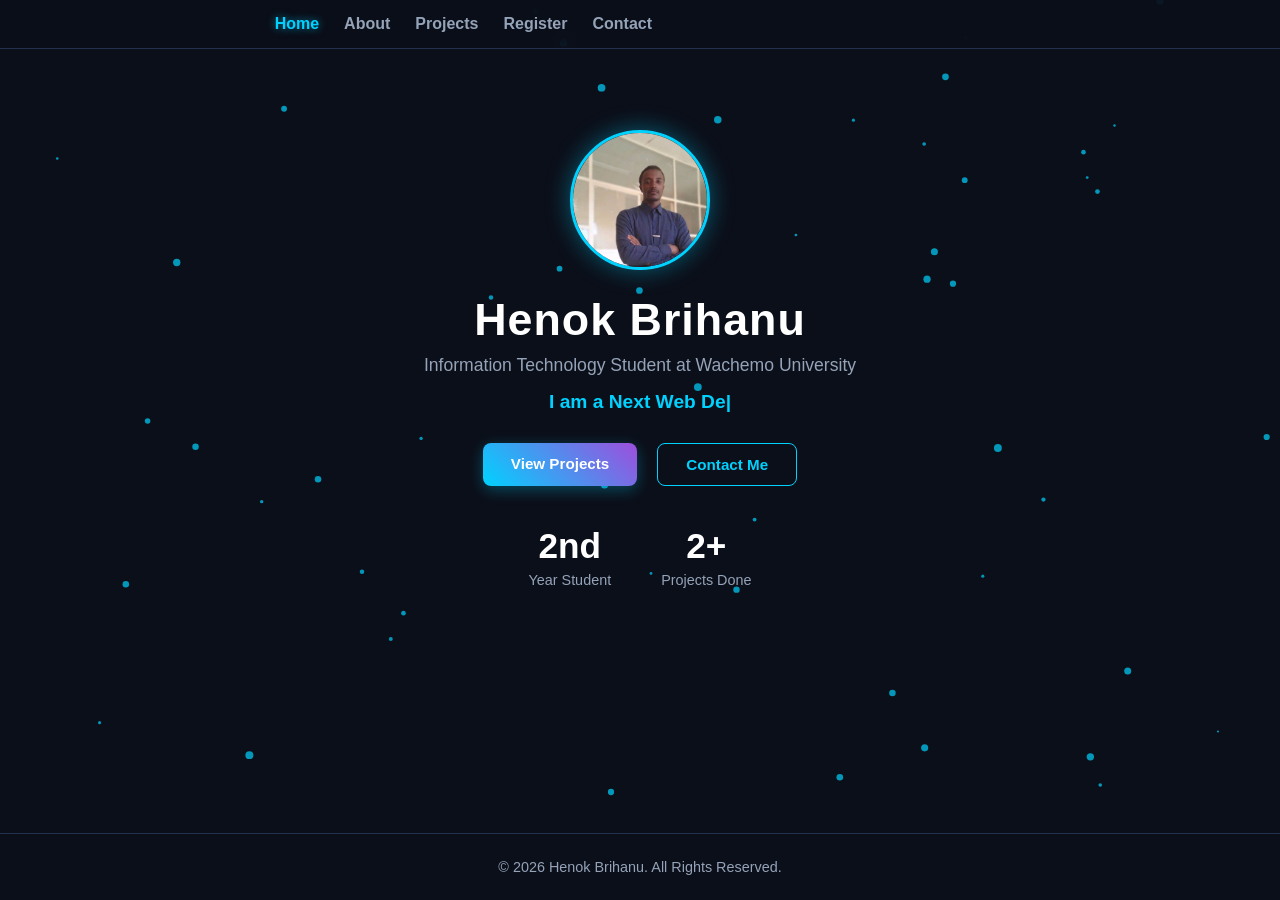
<file: index.html>
<!DOCTYPE html>
<html>
<head>
    <title>Home | Henok Brihanu Portfolio</title>
    <link rel="stylesheet" href="home.css">
</head>
<body>

    <header>
        <nav>
            
            <ul>
                <li><a href="home.html" class="active">Home</a></li>
                <li><a href="about.html">About</a></li>
                <li><a href="projects.html">Projects</a></li>
                <li><a href="registration.html">Register</a></li>
                <li><a href="contact.html">Contact</a></li>
            </ul>
        </nav>
    </header>

    <div class="scrollable-content">
        <!-- Interactive Canvas Background -->
        <canvas id="particle-canvas"></canvas>
        
        <section class="hero">
            <!-- 1. Standalone Profile Photo Below Header -->
            <div class="hero-profile-wrapper">
                <div class="hero-profile-container">
                    <img src="henich.jpg" alt="Henok Brihanu">
                </div>
            </div>

            <h1>Henok Brihanu</h1>
            <p>Information Technology Student at Wachemo University</p>
            
            <!-- Typewriter Container -->
            <div class="typing-container">
                I am a <span id="typing-text"></span><span class="cursor">|</span>
            </div>

            <div class="btn-group">
                <a href="projects.html" class="btn btn-main">View Projects</a>
                <a href="contact.html" class="btn btn-alt">Contact Me</a>
            </div>

            <!-- Stats Dashboard Section -->
            <div class="stats">
                <div class="stat-item">
                    <h3 class="counter" data-target="2">0</h3>
                    <span>Year Student</span>
                </div>
                <div class="stat-item">
                    <h3 class="counter" data-target="2">0</h3>
                    <span>Projects Done</span>
                </div>
            </div>
        </section>

        <footer>
            <p>&copy; 2026 Henok Brihanu. All Rights Reserved.</p>
        </footer>
    </div>

    <script>
        // --- 1. Typewriter Animation Script ---
        const words = ["Next Web Developer.", "Tech Innovator.", "Problem Solver."];
        let wordIndex = 0;
        let charIndex = 0;
        let isDeleting = false;
        const targetSpan = document.getElementById("typing-text");

        function typeEffect() {
            const currentWord = words[wordIndex];
            if (isDeleting) {
                targetSpan.textContent = currentWord.substring(0, charIndex - 1);
                charIndex--;
            } else {
                targetSpan.textContent = currentWord.substring(0, charIndex + 1);
                charIndex++;
            }
            let typingSpeed = isDeleting ? 50 : 100;

            if (!isDeleting && charIndex === currentWord.length) {
                typingSpeed = 2000; 
                isDeleting = true;
            } else if (isDeleting && charIndex === 0) {
                isDeleting = false;
                wordIndex = (wordIndex + 1) % words.length;
                typingSpeed = 500; 
            }
            setTimeout(typeEffect, typingSpeed);
        }

        // --- 2. Stat Counter Numbers Script ---
        function runCounterAnimation() {
            const counters = document.querySelectorAll('.counter');
            counters.forEach(counter => {
                counter.innerText = '0';
                const target = +counter.getAttribute('data-target');
                if (target === 2 && counter.nextElementSibling.textContent.includes("Year Student")) {
                    counter.innerText = "2nd";
                } else if (target <= 10) {
                    counter.innerText = target + "+";
                }
            });
        }

        // --- 3. Interactive Particle Background Script ---
        const canvas = document.getElementById('particle-canvas');
        const ctx = canvas.getContext('2d');
        let particlesArray = [];

        function resizeCanvas() {
            canvas.width = window.innerWidth;
            canvas.height = window.innerHeight;
        }

        class Particle {
            constructor() {
                this.x = Math.random() * canvas.width;
                this.y = Math.random() * canvas.height;
                this.size = Math.random() * 3 + 1;
                this.speedX = Math.random() * 1 - 0.5;
                this.speedY = Math.random() * 1 - 0.5;
            }
            update() {
                this.x += this.speedX;
                this.y += this.speedY;
                if (this.x > canvas.width || this.x < 0) this.speedX = -this.speedX;
                if (this.y > canvas.height || this.y < 0) this.speedY = -this.speedY;
            }
            draw() {
                ctx.fillStyle = 'rgba(0, 210, 255, 0.7)';
                ctx.beginPath();
                ctx.arc(this.x, this.y, this.size, 0, Math.PI * 2);
                ctx.fill();
            }
        }

        function initParticles() {
            particlesArray = [];
            for (let i = 0; i < 60; i++) { 
                particlesArray.push(new Particle()); 
            }
        }

        function animateParticles() {
            ctx.clearRect(0, 0, canvas.width, canvas.height);
            for (let i = 0; i < particlesArray.length; i++) {
                particlesArray[i].update();
                particlesArray[i].draw();
            }
            requestAnimationFrame(animateParticles);
        }

        window.addEventListener('resize', () => { 
            resizeCanvas(); 
            initParticles(); 
        });

        window.addEventListener('DOMContentLoaded', () => {
            typeEffect(); 
            runCounterAnimation(); 
            resizeCanvas(); 
            initParticles(); 
            animateParticles();
        });
    </script>
</body>
</html>
</file>
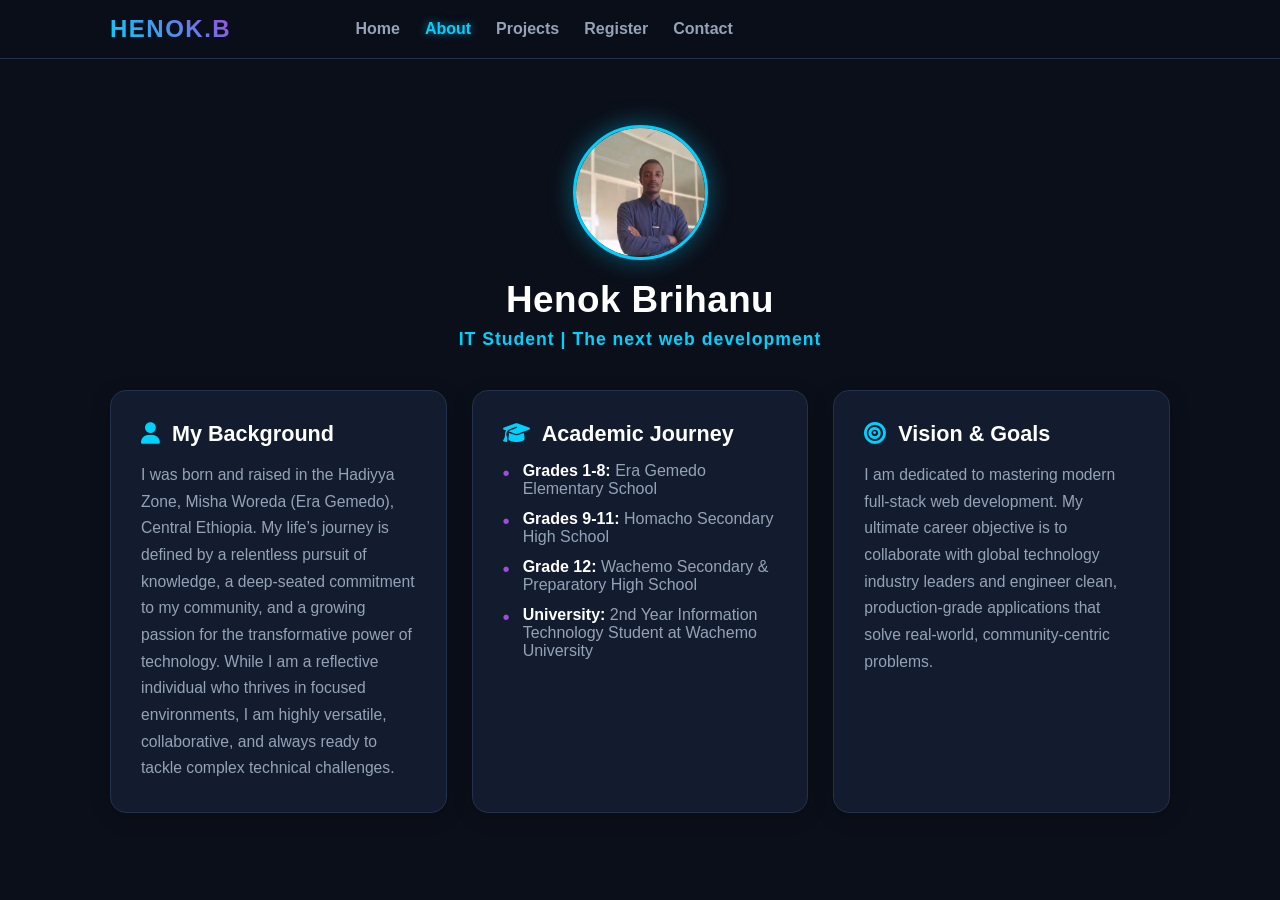
<file: about.html>
<!DOCTYPE html>
<html >
<head>
    <title>About Me | Henok Brihanu</title>
    <link rel="stylesheet" href="https://cdnjs.cloudflare.com/ajax/libs/font-awesome/6.4.0/css/all.min.css">
    <link rel="stylesheet" href="about.css">
</head>
<body>

    <header>
        <nav>
            <div class="logo">HENOK.B</div>
            <ul>
                <li><a href="home.html">Home</a></li>
                <li><a href="about.html" class="active">About</a></li>
                <li><a href="projects.html">Projects</a></li>
                <li><a href="registration.html">Register</a></li>
                <li><a href="contact.html">Contact</a></li>
            </ul>
        </nav>
    </header>
    
    <div class="scrollable-content" id="scrollContainer">
        <main class="about-container">
            
            <div class="profile-wrapper">
                <div class="profile-container">
                    <img src="henich.jpg" alt="Henok Brihanu">
                </div>
            </div>

            <section class="profile-header">
                <h1>Henok Brihanu</h1>
                <p class="tagline">IT Student | The next web development</p>
            </section>

            <section class="about-grid">
                
                <div class="card">
                    <h2><i class="fas fa-user"></i> My Background</h2>
                    <p>I was born and raised in the Hadiyya Zone, Misha Woreda (Era Gemedo), Central Ethiopia.
                         My life’s journey is defined by a relentless pursuit of knowledge, a deep-seated commitment to my 
                         community, and a growing passion for the transformative power of technology. 
                         While I am a reflective individual who thrives in focused environments,
                          I am highly versatile, collaborative, and always ready to tackle complex technical challenges.</p>
                </div>

                <div class="card">
                    <h2><i class="fas fa-graduation-cap"></i> Academic Journey</h2>
                    <ul class="timeline-list">
                        <li><strong>Grades 1-8:</strong> Era Gemedo Elementary School</li>
                        <li><strong>Grades 9-11:</strong> Homacho Secondary High School</li>
                        <li><strong>Grade 12:</strong> Wachemo Secondary & Preparatory High School</li>
                        <li><strong>University:</strong> 2nd Year Information Technology Student at Wachemo University</li>
                    </ul>
                </div>

                <div class="card">
                    <h2><i class="fas fa-bullseye"></i> Vision & Goals</h2>
                    <p>I am dedicated to mastering modern full-stack web development.
                         My ultimate career objective is to collaborate with global technology industry 
                         leaders and engineer clean, production-grade applications that solve real-world, community-centric problems.</p>
                </div>

                <div class="card">
                    <h2><i class="fas fa-code"></i> Technical Skills & Interests</h2>
                    <p>My primary focus lies in crafting clean user interfaces and interactive systems using <strong>HTML5, CSS3, and JavaScript</strong>. 
                         Beyond software architecture, I enjoy digital content production, utilizing advanced 
                         video editing tools like CapCut to create compelling visual narratives.</p>
                </div>

                <div class="card">
                    <h2><i class="fas fa-hands-helping"></i> Community & Leadership</h2>
                    <p>I am firmly committed to social impact and volunteering.
                         I aim to balance academic excellence with technical leadership, acting as a reliable resource for my
                          family, peers, and local community projects.</p>
                </div>
                
            </section>
        </main>

        <footer>
            <p>&copy; 2026 Henok Brihanu | Wachemo University</p>
        </footer>
    </div>

    <script>
        const scrollContainer = document.getElementById('scrollContainer');
        const cards = document.querySelectorAll('.card');
        
        const checkCards = () => {
            const triggerBottom = scrollContainer.clientHeight * 0.88;

            cards.forEach(card => {
                const cardTop = card.getBoundingClientRect().top - scrollContainer.getBoundingClientRect().top;
                if (cardTop < triggerBottom) {
                    card.classList.add('show');
                } else {
                    card.classList.remove('show');
                }
            });
        };
        scrollContainer.addEventListener('scroll', checkCards);
        window.addEventListener('load', checkCards);
    </script>

</body>
</html>
</file>
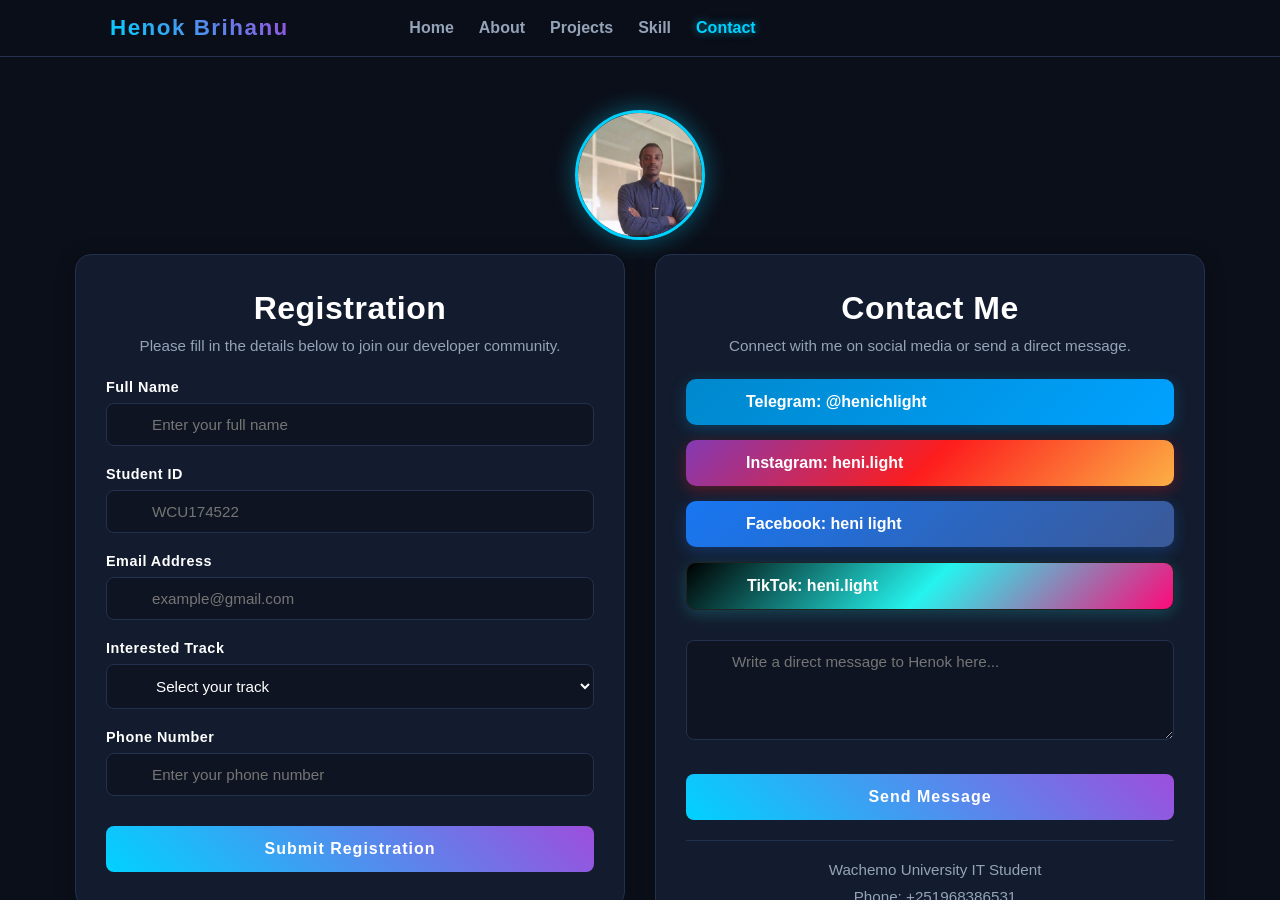
<file: contact.html>
<!DOCTYPE html>
<html>
<head>
    <title>Contact & Register | Henok Brihanu</title>
    <link rel="stylesheet" href="contact.css">
</head>
<body>
    <style>
        :root {
            --bg-dark: #0b0f19;         
            --card-bg: #131c2e;          
            --text-main: #ffffff;
            --text-muted: #94a3b8;
            --accent-blue: #00d2ff;      
            --accent-purple: #9d4edd;    
            --border-color: #22314d;
            --font-family: 'Segoe UI', Tahoma, Geneva, Verdana, sans-serif;
        }

        * {
            margin: 0;
            padding: 0;
            box-sizing: border-box;
        }

        body {
            background-color: var(--bg-dark);
            color: var(--text-main);
            font-family: var(--font-family);
            overflow: hidden; 
            transition: background-color 0.5s ease;
        }

        header {
            background-color: rgba(11, 15, 25, 0.85);
            backdrop-filter: blur(12px);
            border-bottom: 1px solid var(--border-color);
            position: fixed;
            top: 0;
            width: 100%;
            z-index: 1000;
        }

        nav {
            max-width: 1100px;
            margin: 0 auto;
            padding: 15px 20px;
            display: flex;
            justify-content: space-between;
            align-items: center;
        }

        nav .logo h2 {
            font-size: 1.4rem;
            font-weight: 800;
            letter-spacing: 1.5px;
            background: linear-gradient(45deg, var(--accent-blue), var(--accent-purple));
            -webkit-background-clip: text;
            -webkit-text-fill-color: transparent;
            flex: 1;
        }

        nav ul {
            display: flex;
            list-style: none;
            gap: 25px;
            justify-content: center;
            flex: 2;
        }

        nav::after {
            content: '';
            flex: 1;
            display: block;
        }

        nav ul li a {
            color: var(--text-muted);
            text-decoration: none;
            font-weight: 600;
            transition: all 0.3s ease;
            white-space: nowrap;
        }

        nav ul li a:hover, 
        nav ul li a.active {
            color: var(--accent-blue);
            text-shadow: 0 0 8px rgba(0, 210, 255, 0.6);
        }

        .scrollable-content {
            height: 100vh;
            overflow-y: scroll;
            padding-top: 90px; 
            scroll-behavior: smooth;
            display: flex;
            flex-direction: column;
            justify-content: space-between;
        }

        /* Standalone Profile Photo Layout Below Header */
        .standalone-profile-wrapper {
            text-align: center;
            margin-top: 20px;
            margin-bottom: -10px;
        }

        .standalone-profile-container {
            display: inline-block;
        }

        .standalone-profile-container img {
            width: 130px;
            height: 130px;
            border-radius: 50%;
            object-fit: cover;
            border: 3px solid var(--accent-blue);
            box-shadow: 0 0 25px rgba(0, 210, 255, 0.4);
            transition: transform 0.4s ease, box-shadow 0.4s ease, border-color 0.5s ease;
        }

        .standalone-profile-container img:hover {
            transform: scale(1.05);
            border-color: var(--accent-purple);
            box-shadow: 0 0 35px rgba(157, 78, 221, 0.6);
        }

        /* Unified Container for both Columns */
        .forms-container {
            display: flex;
            flex-wrap: wrap;
            max-width: 1200px;
            width: 100%;
            margin: 20px auto;
            padding: 0 20px;
            gap: 30px;
            justify-content: center;
            align-items: flex-start;
        }

        /* Combined Section Style */
        .form-section {
            flex: 1;
            min-width: 320px;
            max-width: 550px;
            width: 100%;
        }

        .custom-card {
            background-color: var(--card-bg);
            border: 1px solid var(--border-color);
            padding: 35px 30px;
            border-radius: 16px;
            box-shadow: 0 4px 20px rgba(0, 0, 0, 0.3);
            transition: background-color 0.5s ease, border-color 0.5s ease;
            height: 100%;
        }

        .custom-card h1 {
            font-size: 2rem;
            margin-bottom: 10px;
            letter-spacing: 0.5px;
            text-align: center;
        }

        .custom-card p {
            color: var(--text-muted);
            margin-bottom: 25px;
            font-size: 0.95rem;
            text-align: center;
        }

        /* Form & Input Groups */
        .form-group {
            margin-bottom: 20px;
            text-align: left;
        }

        .form-group label {
            display: block;
            color: var(--text-main);
            margin-bottom: 8px;
            font-size: 0.9rem;
            font-weight: 600;
            letter-spacing: 0.5px;
        }

        .input-wrapper {
            position: relative;
        }

        .input-wrapper i {
            position: absolute;
            left: 15px;
            top: 50%;
            transform: translateY(-50%);
            color: var(--text-muted);
            font-size: 1rem;
            transition: color 0.3s ease;
        }

        .input-wrapper input,
        .input-wrapper select,
        .input-wrapper textarea {
            width: 100%;
            padding: 12px 15px 12px 45px;
            background-color: rgba(11, 15, 25, 0.6);
            border: 1px solid var(--border-color);
            border-radius: 8px;
            color: #ffffff;
            font-size: 0.95rem;
            outline: none;
            transition: border-color 0.3s ease, box-shadow 0.3s ease;
            font-family: var(--font-family);
        }

        .input-wrapper textarea {
            resize: vertical;
            min-height: 100px;
        }

        .input-wrapper input:focus,
        .input-wrapper select:focus,
        .input-wrapper textarea:focus {
            border-color: var(--accent-blue);
            box-shadow: 0 0 10px rgba(0, 210, 255, 0.2);
        }

        .input-wrapper input:focus + i,
        .input-wrapper select:focus + i,
        .input-wrapper textarea:focus + i {
            color: var(--accent-blue);
        }

        /* Buttons & Social Layout */
        .submit-btn {
            width: 100%;
            padding: 14px;
            background: linear-gradient(45deg, var(--accent-blue), var(--accent-purple));
            border: none;
            border-radius: 8px;
            color: #ffffff;
            font-size: 1rem;
            font-weight: 700;
            cursor: pointer;
            letter-spacing: 1px;
            transition: transform 0.2s ease, box-shadow 0.3s ease;
            margin-top: 10px;
        }

        .submit-btn:hover {
            transform: translateY(-2px);
            box-shadow: 0 5px 15px rgba(0, 210, 255, 0.4);
        }

        .social-column {
            display: flex;
            flex-direction: column;
            gap: 15px;
            margin-bottom: 30px;
        }

        .social-link-btn {
            display: flex;
            align-items: center;
            gap: 15px;
            padding: 14px 20px;
            border-radius: 10px;
            color: #ffffff;
            text-decoration: none;
            font-weight: 600;
            font-size: 1rem;
            transition: transform 0.3s ease, box-shadow 0.3s ease, background 0.3s ease;
        }

        .social-link-btn i {
            font-size: 1.3rem;
            width: 25px;
            text-align: center;
        }

        .social-link-btn:hover {
            transform: translateY(-3px);
        }

        /* Social Gradients */
        .telegram { background: linear-gradient(135deg, #0088cc, #00a2ff); box-shadow: 0 4px 15px rgba(0, 136, 204, 0.3); }
        .telegram:hover { box-shadow: 0 6px 20px rgba(0, 136, 204, 0.6); }
        
        .instagram { background: linear-gradient(135deg, #833ab4, #fd1d1d, #fcb045); box-shadow: 0 4px 15px rgba(253, 29, 29, 0.3); }
        .instagram:hover { box-shadow: 0 6px 20px rgba(253, 29, 29, 0.6); }

        .facebook { background: linear-gradient(135deg, #1877f2, #3b5998); box-shadow: 0 4px 15px rgba(24, 119, 242, 0.3); }
        .facebook:hover { box-shadow: 0 6px 20px rgba(24, 119, 242, 0.6); }

        .tiktok { background: linear-gradient(135deg, #000000, #25f4ee, #fe0979); box-shadow: 0 4px 15px rgba(37, 244, 238, 0.2); border: 1px solid #222; }
        .tiktok:hover { box-shadow: 0 6px 20px rgba(254, 9, 121, 0.5); }

        .email { background: linear-gradient(135deg, #0076a8, #005582); box-shadow: 0 4px 15px rgba(0, 118, 168, 0.3); }
        .email:hover { box-shadow: 0 6px 20px rgba(0, 118, 168, 0.6); }

        .info-footer {
            border-top: 1px solid var(--border-color);
            padding-top: 20px;
            margin-top: 20px;
            display: flex;
            flex-direction: column;
            gap: 10px;
            align-items: center;
        }

        .info-footer p {
            margin: 0;
            color: var(--text-muted);
            font-size: 0.95rem;
            display: flex;
            align-items: center;
            gap: 10px;
        }

        .info-footer p i {
            color: var(--accent-blue);
        }

        #toast {
            position: fixed;
            bottom: 30px;
            left: 50%;
            transform: translateX(-50%) translateY(100px);
            background-color: var(--accent-blue);
            color: #0b0f19;
            padding: 12px 24px;
            border-radius: 8px;
            font-weight: 700;
            font-size: 0.95rem;
            box-shadow: 0 5px 15px rgba(0, 210, 255, 0.3);
            opacity: 0;
            transition: transform 0.4s cubic-bezier(0.175, 0.885, 0.32, 1.275), opacity 0.3s ease;
            z-index: 2000;
        }

        #toast.show {
            transform: translateX(-50%) translateY(0);
            opacity: 1;
        }

        footer {
            text-align: center;
            padding: 30px;
            color: var(--text-muted);
            border-top: 1px solid var(--border-color);
            font-size: 0.9rem;
            letter-spacing: 0.5px;
            background-color: #0b0f19;
            margin-top: 40px;
        }

        @media (max-width: 968px) {
            .forms-container {
                flex-direction: column;
                align-items: center;
            }
            .form-section {
                max-width: 600px;
            }
        }

        @media (max-width: 768px) {
            nav {
                flex-direction: column;
                gap: 12px;
            }
            .scrollable-content {
                padding-top: 140px;
            }
            .custom-card {
                padding: 30px 20px;
            }
            .custom-card h1 {
                font-size: 1.7rem;
            }
        }
    </style>

    <header>
        <nav>
            <div class="logo"><h2>Henok Brihanu</h2></div>
            <ul>
                <li><a href="home.html">Home</a></li>
                <li><a href="about.html">About</a></li>
                <li><a href="projects.html">Projects</a></li>
                <li><a href="skill.html">Skill</a></li>
                <li><a href="contact.html" class="active">Contact</a></li>
            </ul>
        </nav>
    </header>

    <div class="scrollable-content">
        
        <!-- Profile Photo Standalone Below Header -->
        <div class="standalone-profile-wrapper">
            <div class="standalone-profile-container">
                <img src="henich.jpg" alt="Henok Brihanu">
            </div>
        </div>

        <!-- Forms Side-by-Side Container -->
        <div class="forms-container">
            
            <!-- Column 1: Registration Form -->
            <section class="form-section">
                <div class="custom-card">
                    <h1>Registration</h1>
                    <p>Please fill in the details below to join our developer community.</p>
                    
                    <form action="https://formspree.io/f/xkoejkpr" method="POST" id="regForm" onsubmit="handleSubmit(event, 'Registration')">
                        <div class="form-group">
                            <label for="username">Full Name</label>
                            <div class="input-wrapper">
                                <input type="text" id="username" name="name" placeholder="Enter your full name" required>
                                <i class="fas fa-user"></i>
                            </div>
                        </div>

                        <div class="form-group">
                            <label for="studentId">Student ID</label>
                            <div class="input-wrapper">
                                <input type="text" id="studentId" name="studentId" placeholder="WCU174522" required>
                                <i class="fas fa-id-card"></i>
                            </div>
                        </div>

                        <div class="form-group">
                            <label for="email">Email Address</label>
                            <div class="input-wrapper">
                                <input type="email" id="email" name="email" placeholder="example@gmail.com" required>
                                <i class="fas fa-envelope"></i>
                            </div>
                        </div>

                        <div class="form-group">
                            <label for="track">Interested Track</label>
                            <div class="input-wrapper">
                                <select id="track" name="track" required>
                                    <option value="" disabled selected>Select your track</option>
                                    <option value="frontend">Frontend Web Development</option>
                                    <option value="backend">Backend Web Development</option>
                                    <option value="fullstack">Full-Stack Development</option>
                                    <option value="uiux">UI/UX Design & Content Creation</option>
                                </select>
                                <i class="fas fa-code"></i>
                            </div>
                        </div>

                        <div class="form-group">
                            <label for="phone">Phone Number</label>
                            <div class="input-wrapper">
                                <input type="tel" id="phone" name="phone" placeholder="Enter your phone number" required>
                                <i class="fas fa-phone-alt"></i>
                            </div>
                        </div>

                        <button type="submit" class="submit-btn">Submit Registration</button>
                    </form>
                </div>
            </section>

            <!-- Column 2: Contact Social Links & Quick Message -->
            <section class="form-section">
                <div class="custom-card">
                    <h1>Contact Me</h1>
                    <p>Connect with me on social media or send a direct message.</p>
                    
                    <div class="social-column">
                        <!-- Telegram -->
                        <a href="https://t.me/henichlight" target="_blank" class="social-link-btn telegram" 
                           data-name="Telegram" data-bg="#001d3d" data-card="#002b5c" data-accent="#0088cc">
                            <i class="fab fa-telegram"></i> <span>Telegram: @henichlight</span>
                        </a>

                        <!-- Instagram -->
                        <a href="https://www.instagram.com/heni.light" target="_blank" class="social-link-btn instagram" 
                           data-name="Instagram" data-bg="#240046" data-card="#3c096c" data-accent="#e1306c">
                            <i class="fab fa-instagram"></i> <span>Instagram: heni.light</span>
                        </a>

                        <!-- Facebook -->
                        <a href="https://www.facebook.com/heni.light" target="_blank" class="social-link-btn facebook" 
                           data-name="Facebook" data-bg="#0a192f" data-card="#172a45" data-accent="#1877f2">
                            <i class="fab fa-facebook"></i> <span>Facebook: heni light</span>
                        </a>

                        <!-- TikTok -->
                        <a href="https://www.tiktok.com/@heni.light" target="_blank" class="social-link-btn tiktok" 
                           data-name="TikTok" data-bg="#010101" data-card="#121212" data-accent="#fe0979">
                            <i class="fab fa-tiktok"></i> <span>TikTok: heni.light</span>
                        </a>
                    </div>

                    <!-- Short Contact Message Form -->
                    <form action="https://formspree.io/f/xkoejkpr" method="POST" id="contactForm" onsubmit="handleSubmit(event, 'Message')">
                        <div class="form-group">
                            <div class="input-wrapper">
                                <textarea name="message" placeholder="Write a direct message to Henok here..." required></textarea>
                                <i class="fas fa-comment-alt" style="top: 22px;"></i>
                            </div>
                        </div>
                        <button type="submit" class="submit-btn">Send Message</button>
                    </form>

                    <div class="info-footer">
                        <p><i class="fas fa-university"></i> Wachemo University IT Student</p>
                        <p><i class="fas fa-phone-alt"></i> Phone: +251968386531</p>
                    </div>
                </div>
            </section>

        </div>

        <div id="toast">Opening...</div>

        <footer>
            <p>&copy; 2026 Henok Brihanu | Wachemo University</p>
        </footer>
    </div>

    <script>
        const socialButtons = document.querySelectorAll('.social-link-btn');
        const toast = document.getElementById('toast');
        const root = document.documentElement;

        const defaultColors = {
            bg: '#0b0f19',
            card: '#131c2e',
            accent: '#00d2ff'
        };

        socialButtons.forEach(btn => {
            btn.addEventListener('mouseenter', () => {
                root.style.setProperty('--bg-dark', btn.getAttribute('data-bg'));
                root.style.setProperty('--card-bg', btn.getAttribute('data-card'));
                root.style.setProperty('--accent-blue', btn.getAttribute('data-accent'));
            });

            btn.addEventListener('mouseleave', () => {
                root.style.setProperty('--bg-dark', defaultColors.bg);
                root.style.setProperty('--card-bg', defaultColors.card);
                root.style.setProperty('--accent-blue', defaultColors.accent);
            });

            btn.addEventListener('click', () => {
                const platform = btn.getAttribute('data-name');
                showToast(`Redirecting to Henok's ${platform}...`);
            });
        });

        function handleSubmit(event, formType) {
            // If you want Formspree to handle the actual redirect, comment out event.preventDefault()
            event.preventDefault(); 
            showToast(`${formType} submitted successfully!`);
            event.target.reset();
        }

        function showToast(message) {
            toast.innerText = message;
            toast.classList.add('show');
            setTimeout(() => {
                toast.classList.remove('show');
            }, 3000);
        }
    </script>
</body>
</html>
</file>
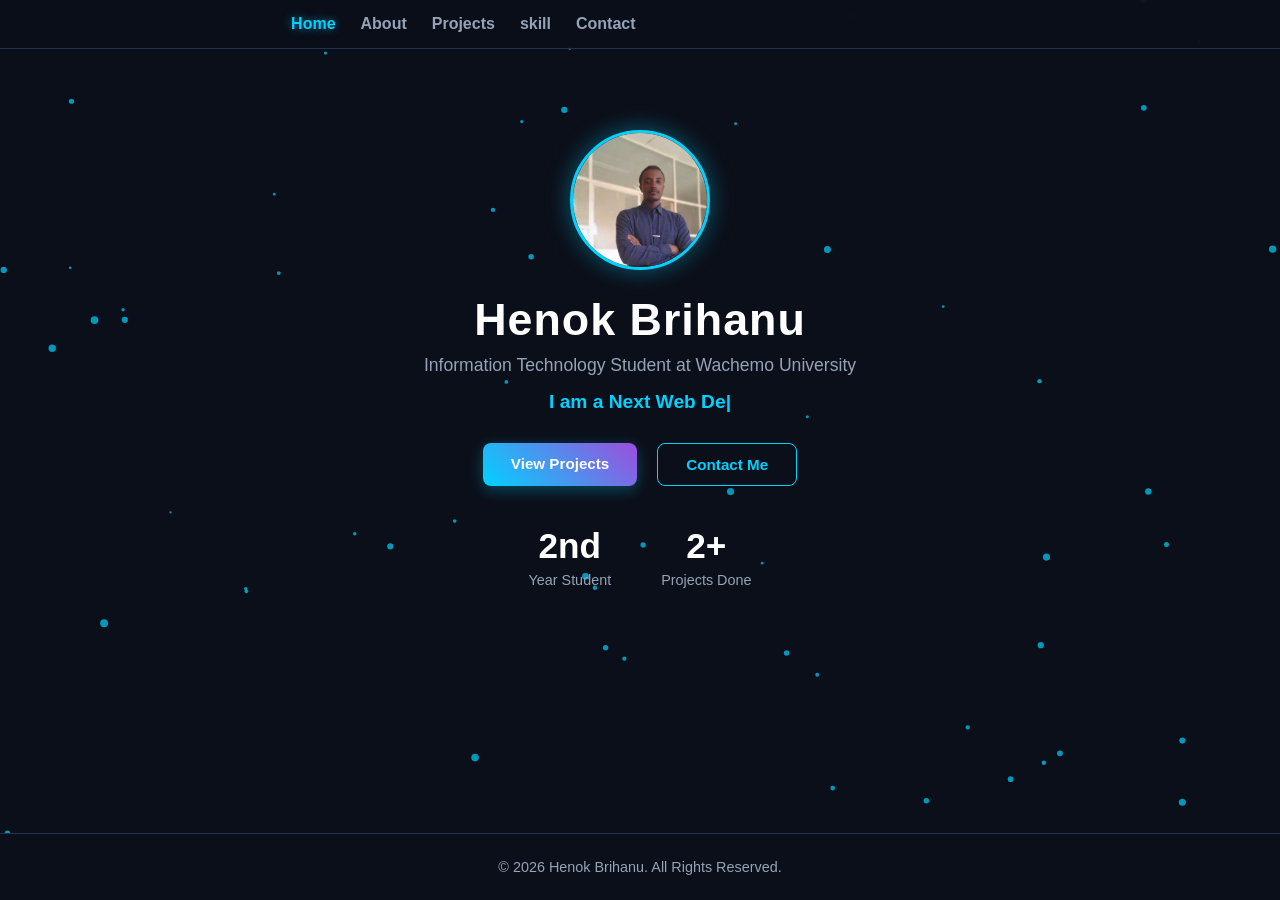
<file: home.html>
<!DOCTYPE html>
<html>
<head>
    <title>Home | Henok Brihanu Portfolio</title>
    <link rel="stylesheet" href="home.css">
</head>
<body>

    <header>
        <nav>
            
            <ul>
                <li><a href="home.html" class="active">Home</a></li>
                <li><a href="about.html">About</a></li>
                <li><a href="projects.html">Projects</a></li>
                <li><a href="skill.html">skill</a></li>
                <li><a href="contact.html">Contact</a></li>
            </ul>
        </nav>
    </header>

    <div class="scrollable-content">
        <canvas id="particle-canvas"></canvas>
        
        <section class="hero">
            <div class="hero-profile-wrapper">
                <div class="hero-profile-container">
                    <img src="henich.jpg" alt="Henok Brihanu">
                </div>
            </div>

            <h1>Henok Brihanu</h1>
            <p>Information Technology Student at Wachemo University</p>
            
            <div class="typing-container">
                I am a <span id="typing-text"></span><span class="cursor">|</span>
            </div>

            <div class="btn-group">
                <a href="projects.html" class="btn btn-main">View Projects</a>
                <a href="contact.html" class="btn btn-alt">Contact Me</a>
            </div>

            <div class="stats">
                <div class="stat-item">
                    <h3 class="counter" data-target="2">0</h3>
                    <span>Year Student</span>
                </div>
                <div class="stat-item">
                    <h3 class="counter" data-target="2">0</h3>
                    <span>Projects Done</span>
                </div>
            </div>
        </section>

        <footer>
            <p>&copy; 2026 Henok Brihanu. All Rights Reserved.</p>
        </footer>
    </div>

    <script>
        const words = ["Next Web Developer.", "Tech Innovator.", "Problem Solver."];
        let wordIndex = 0;
        let charIndex = 0;
        let isDeleting = false;
        const targetSpan = document.getElementById("typing-text");

        function typeEffect() {
            const currentWord = words[wordIndex];
            if (isDeleting) {
                targetSpan.textContent = currentWord.substring(0, charIndex - 1);
                charIndex--;
            } else {
                targetSpan.textContent = currentWord.substring(0, charIndex + 1);
                charIndex++;
            }
            let typingSpeed = isDeleting ? 50 : 100;

            if (!isDeleting && charIndex === currentWord.length) {
                typingSpeed = 2000; 
                isDeleting = true;
            } else if (isDeleting && charIndex === 0) {
                isDeleting = false;
                wordIndex = (wordIndex + 1) % words.length;
                typingSpeed = 500; 
            }
            setTimeout(typeEffect, typingSpeed);
        }
        function runCounterAnimation() {
            const counters = document.querySelectorAll('.counter');
            counters.forEach(counter => {
                counter.innerText = '0';
                const target = +counter.getAttribute('data-target');
                if (target === 2 && counter.nextElementSibling.textContent.includes("Year Student")) {
                    counter.innerText = "2nd";
                } else if (target <= 10) {
                    counter.innerText = target + "+";
                }
            });
        }

        const canvas = document.getElementById('particle-canvas');
        const ctx = canvas.getContext('2d');
        let particlesArray = [];

        function resizeCanvas() {
            canvas.width = window.innerWidth;
            canvas.height = window.innerHeight;
        }

        class Particle {
            constructor() {
                this.x = Math.random() * canvas.width;
                this.y = Math.random() * canvas.height;
                this.size = Math.random() * 3 + 1;
                this.speedX = Math.random() * 1 - 0.5;
                this.speedY = Math.random() * 1 - 0.5;
            }
            update() {
                this.x += this.speedX;
                this.y += this.speedY;
                if (this.x > canvas.width || this.x < 0) this.speedX = -this.speedX;
                if (this.y > canvas.height || this.y < 0) this.speedY = -this.speedY;
            }
            draw() {
                ctx.fillStyle = 'rgba(0, 210, 255, 0.7)';
                ctx.beginPath();
                ctx.arc(this.x, this.y, this.size, 0, Math.PI * 2);
                ctx.fill();
            }
        }

        function initParticles() {
            particlesArray = [];
            for (let i = 0; i < 60; i++) { 
                particlesArray.push(new Particle()); 
            }
        }

        function animateParticles() {
            ctx.clearRect(0, 0, canvas.width, canvas.height);
            for (let i = 0; i < particlesArray.length; i++) {
                particlesArray[i].update();
                particlesArray[i].draw();
            }
            requestAnimationFrame(animateParticles);
        }

        window.addEventListener('resize', () => { 
            resizeCanvas(); 
            initParticles(); 
        }
        );

        window.addEventListener('DOMContentLoaded', () => {
            typeEffect(); 
            runCounterAnimation(); 
            resizeCanvas(); 
            initParticles(); 
            animateParticles();
        });
    </script>
</body>
</html>
</file>
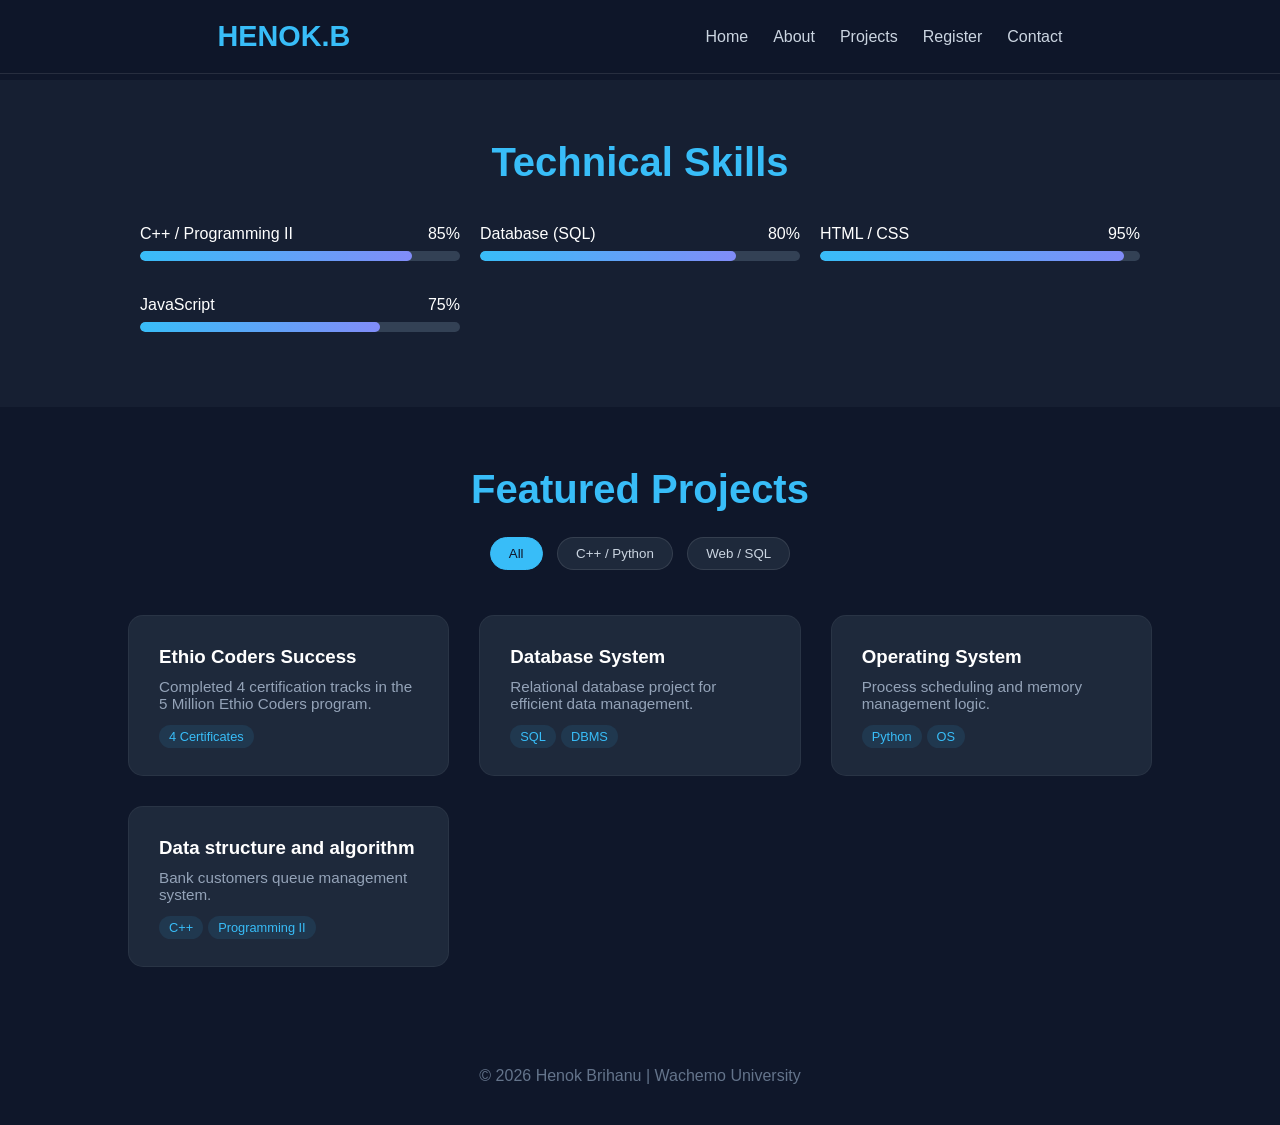
<file: project.html>
<!DOCTYPE html>
<html>
<head>
    <title>Skills & Projects | Henok Brihanu</title>
   
    <style>
        * {
            margin: 0;
            padding: 0;
            box-sizing: border-box;
            font-family: 'Poppins', sans-serif;
        }

        body {
            background-color: #0f172a;
            color: white;
            padding-top: 80px;
        }

        header {
            background: rgba(15, 23, 42, 0.95);
            padding: 20px 0;
            position: fixed;
            width: 100%;
            top: 0;
            z-index: 1000;
            border-bottom: 1px solid rgba(255, 255, 255, 0.1);
        }

        nav {
            display: flex;
            justify-content: space-around;
            align-items: center;
            max-width: 1200px;
            margin: 0 auto;
        }

        .logo { font-size: 1.8rem; font-weight: 800; color: #38bdf8; }

        nav ul { display: flex; list-style: none; gap: 25px; }

        nav ul li a { color: #cbd5e1; text-decoration: none; font-weight: 500; transition: 0.3s; }
        nav ul li a:hover { color: #38bdf8; }

        .skills-section {
            padding: 60px 10%;
            background: rgba(30, 41, 59, 0.5);
        }

        .skills-section h2 {
            text-align: center;
            font-size: 2.5rem;
            margin-bottom: 40px;
            color: #38bdf8;
        }

        .skills-grid {
            display: grid;
            grid-template-columns: repeat(auto-fit, minmax(300px, 1fr));
            gap: 20px;
            max-width: 1000px;
            margin: 0 auto;
        }

        .skill-item {
            margin-bottom: 15px;
        }

        .skill-info {
            display: flex;
            justify-content: space-between;
            margin-bottom: 8px;
        }

        .progress-bar {
            background: #334155;
            height: 10px;
            border-radius: 10px;
            overflow: hidden;
        }

        .progress {
            background: linear-gradient(to right, #38bdf8, #818cf8);
            height: 100%;
            border-radius: 10px;
            width: 0%; 
            transition: width 1.5s ease-in-out;
        }

        .project-section {
            padding: 60px 10%;
            text-align: center;
        }

        .project-section h2 {
            font-size: 2.5rem;
            margin-bottom: 20px;
            color: #38bdf8;
        }
        .filter-container {
            margin-bottom: 40px;
        }
        .filter-btn {
            background: #1e293b;
            color: #cbd5e1;
            border: 1px solid rgba(255,255,255,0.1);
            padding: 8px 18px;
            margin: 5px;
            border-radius: 20px;
            cursor: pointer;
            font-weight: 500;
            transition: 0.3s;
        }
        .filter-btn.active, .filter-btn:hover {
            background: #38bdf8;
            color: #0f172a;
            border-color: #38bdf8;
        }

        .project-grid {
            display: grid;
            grid-template-columns: repeat(auto-fit, minmax(300px, 1fr));
            gap: 30px;
        }

        .project-card {
            background: #1e293b;
            border-radius: 15px;
            padding: 30px;
            text-align: left;
            border: 1px solid rgba(255, 255, 255, 0.05);
            transition: 0.4s;
        }

        .project-card:hover {
            transform: translateY(-10px);
            border-color: #38bdf8;
        }

        .project-card i { font-size: 2rem; color: #38bdf8; margin-bottom: 15px; }
        .project-card h3 { margin-bottom: 10px; }
        .project-card p { color: #94a3b8; font-size: 0.95rem; margin-bottom: 15px; }

        .tech-stack span {
            background: rgba(56, 189, 248, 0.1);
            color: #38bdf8;
            padding: 4px 10px;
            border-radius: 20px;
            font-size: 0.8rem;
            margin-right: 5px;
        }

        footer { text-align: center; padding: 40px; color: #64748b; }
    </style>
</head>
<body>

    <header>
        <nav>
            <div class="logo">HENOK.B</div>
            <ul>
                <li><a href="index.html">Home</a></li>
                <li><a href="about.html">About</a></li>
                <li><a href="menu.html">Projects</a></li>
                <li><a href="registration.html">Register</a></li>
                <li><a href="contact.html">Contact</a></li>
            </ul>
        </nav>
    </header>

    <section class="skills-section">
        <h2>Technical Skills</h2>
        <div class="skills-grid">
            <div class="skill-item">
                <div class="skill-info"><span>C++ / Programming II</span><span>85%</span></div>
                <div class="progress-bar"><div class="progress" data-width="85%"></div></div>
            </div>
            <div class="skill-item">
                <div class="skill-info"><span>Database (SQL)</span><span>80%</span></div>
                <div class="progress-bar"><div class="progress" data-width="80%"></div></div>
            </div>
            <div class="skill-item">
                <div class="skill-info"><span>HTML / CSS</span><span>95%</span></div>
                <div class="progress-bar"><div class="progress" data-width="95%"></div></div>
            </div>
            <div class="skill-item">
                <div class="skill-info"><span>JavaScript</span><span>75%</span></div>
                <div class="progress-bar"><div class="progress" data-width="75%"></div></div>
            </div>
        </div>
    </section>

    <section class="project-section">
        <h2>Featured Projects</h2>
        
        <div class="filter-container">
            <button class="filter-btn active" data-filter="all">All</button>
            <button class="filter-btn" data-filter="cpp">C++ / Python</button>
            <button class="filter-btn" data-filter="web">Web / SQL</button>
        </div>

        <div class="project-grid">
            <div class="project-card" data-category="web">
                <i class="fas fa-award"></i>
                <h3>Ethio Coders Success</h3>
                <p>Completed 4 certification tracks in the 5 Million Ethio Coders program.</p>
                <div class="tech-stack"><span>4 Certificates</span></div>
            </div>

            <div class="project-card" data-category="web">
                <i class="fas fa-database"></i>
                <h3>Database System</h3>
                <p>Relational database project for efficient data management.</p>
                <div class="tech-stack"><span>SQL</span><span>DBMS</span></div>
            </div>

            <div class="project-card" data-category="cpp">
                <i class="fas fa-microchip"></i>
                <h3>Operating System</h3>
                <p>Process scheduling and memory management logic.</p>
                <div class="tech-stack"><span>Python</span><span>OS</span></div>
            </div>

            <div class="project-card" data-category="cpp">
                <i class="fas fa-university"></i>
                <h3>Data structure and algorithm</h3>
                <p>Bank customers queue management system.</p>
                <div class="tech-stack"><span>C++</span><span>Programming II</span></div>
            </div>
        </div>
    </section>

    <footer>
        <p>&copy; 2026 Henok Brihanu | Wachemo University</p>
    </footer>

    <script>
        document.addEventListener("DOMContentLoaded", () => {
            const progressBars = document.querySelectorAll('.progress');
            setTimeout(() => {
                progressBars.forEach(bar => {
                    const targetWidth = bar.getAttribute('data-width');
                    bar.style.width = targetWidth;
                });
            }, 300);
        });

        const filterButtons = document.querySelectorAll('.filter-btn');
        const projectCards = document.querySelectorAll('.project-card');

        filterButtons.forEach(button => {
            button.addEventListener('click', () => {
                document.querySelector('.filter-btn.active').classList.remove('active');
                button.classList.add('active');

                const filterValue = button.getAttribute('data-filter');

                projectCards.forEach(card => {
                    if (filterValue === 'all' || card.getAttribute('data-category') === filterValue) {
                        card.style.display = 'block';
                        setTimeout(() => card.style.opacity = '1', 50);
                    } else {
                        card.style.opacity = '0';
                        card.style.display = 'none';
                    }
                });
            });
        });
    </script>
</body>
</html>
</file>
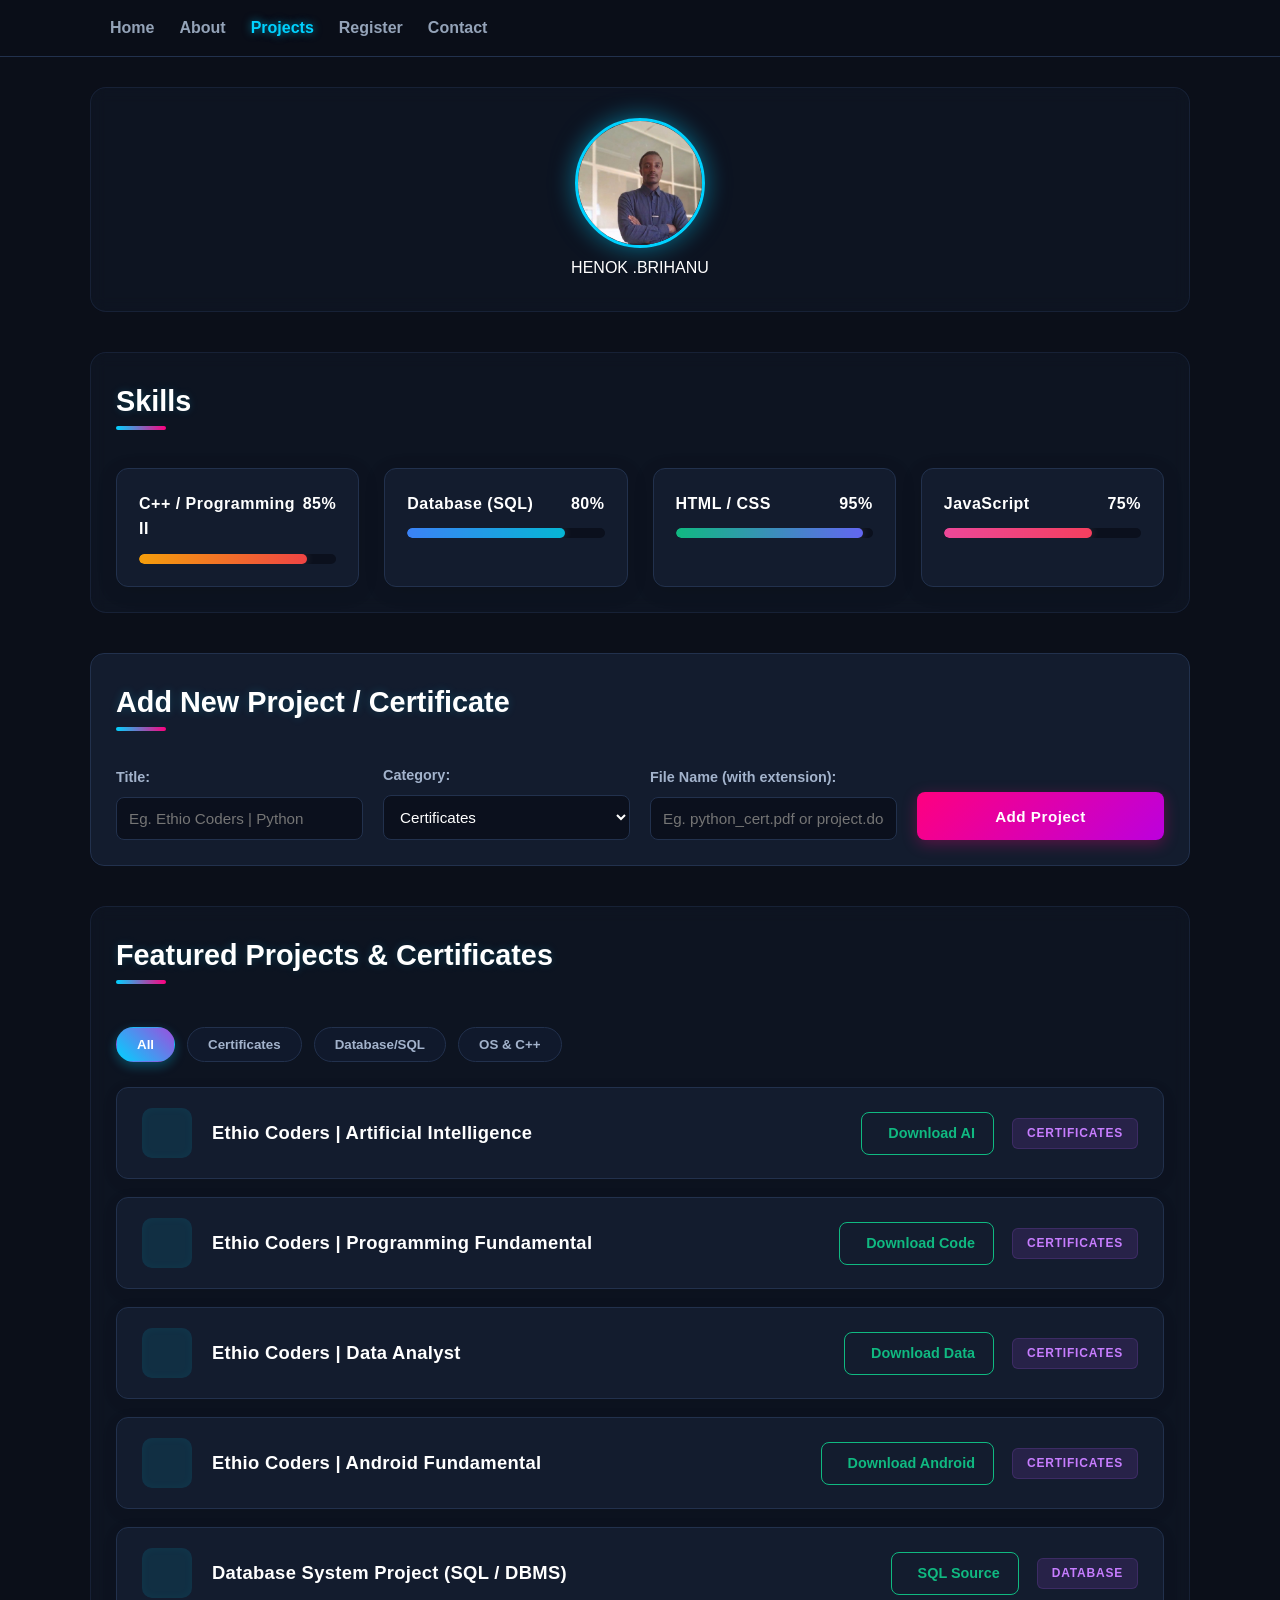
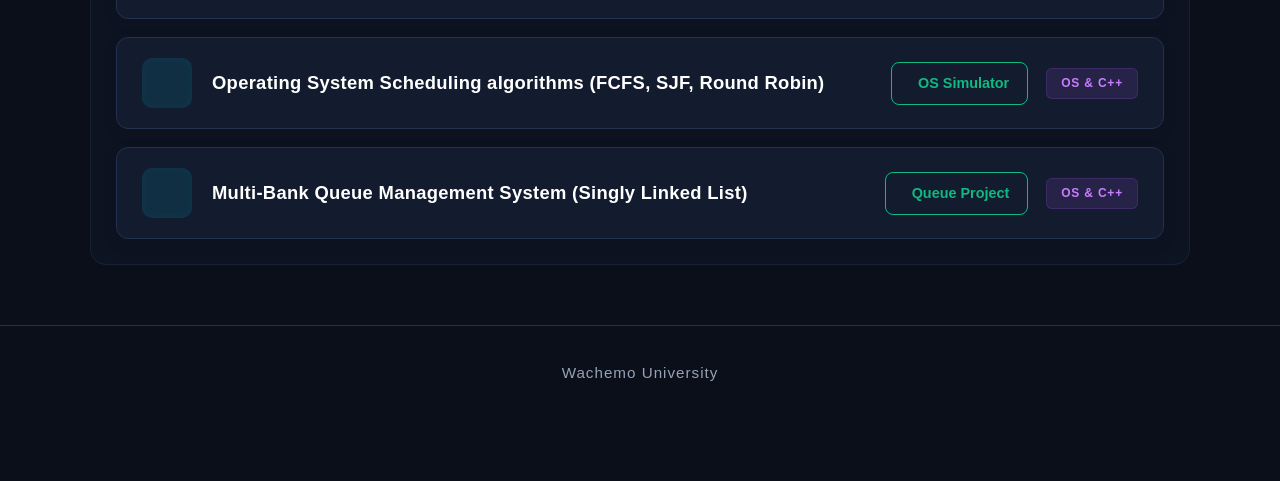
<file: projects.html>
<!DOCTYPE html>
<html >
<head>
    <title>Skills & Projects | Henok Brihanu</title>
     <link rel="stylesheet" href="projects.css">
</head>    
<body>

    <header>
        <nav>
           
            <ul>
                <li><a href="index.html">Home</a></li>
                <li><a href="about.html">About</a></li>
                <li><a href="projects.html" class="active">Projects</a></li>
                <li><a href="registration.html">Register</a></li>
                <li><a href="contact.html">Contact</a></li>
            </ul>
        </nav>
    </header>

    <!-- NEW CENTERED PROFILE SECTION -->
    <section class="profile-section">
        <div class="profile-container">
            <img src="henich.jpg" alt="Henok Brihanu">
        </div>
         <div class="logo">HENOK .BRIHANU</HENOK></div>
    </section>

    <section class="skills-section">
        <h2>Skills</h2>
        <div class="skills-grid">
            <div class="skill-item">
                <div class="skill-info"><span>C++ / Programming II</span><span>85%</span></div>
                <div class="progress-bar"><div class="progress" data-width="85%"></div></div> 
            </div>
            <div class="skill-item">
                <div class="skill-info"><span>Database (SQL)</span><span>80%</span></div>
                <div class="progress-bar"><div class="progress" data-width="80%"></div></div>
            </div>
            <div class="skill-item">
                <div class="skill-info"><span>HTML / CSS</span><span>95%</span></div>
                <div class="progress-bar"><div class="progress" data-width="95%"></div></div>
            </div>
            <div class="skill-item">
                <div class="skill-info"><span>JavaScript</span><span>75%</span></div>
                <div class="progress-bar"><div class="progress" data-width="75%"></div></div>
            </div>
        </div>
    </section>

    <section class="add-project-section">
        <h2>Add New Project / Certificate</h2>
        <form id="projectForm">
            <div class="form-group">
                <label for="projTitle">Title:</label>
                <input type="text" id="projTitle" placeholder="Eg. Ethio Coders | Python" required>
            </div>
            <div class="form-group">
                <label for="projCategory">Category:</label>
                <select id="projCategory" required>
                    <option value="certificate">Certificates</option>
                    <option value="database">Database/SQL</option>
                    <option value="cpp">OS & C++</option>
                </select>
            </div>
            <div class="form-group">
                <label for="projFileName">File Name (with extension):</label>
                <input type="text" id="projFileName" placeholder="Eg. python_cert.pdf or project.docx" required>
            </div>
            <button type="submit" class="submit-btn"><i class="fas fa-plus"></i> Add Project</button>
        </form>
    </section>

    <section class="project-section">
        <h2>Featured Projects & Certificates</h2>
        
        <div class="filter-container">
            <button class="filter-btn active" data-filter="all">All</button>
            <button class="filter-btn" data-filter="certificate">Certificates</button>
            <button class="filter-btn" data-filter="database">Database/SQL</button>
            <button class="filter-btn" data-filter="cpp">OS & C++</button>
        </div>

        <div class="project-grid" id="projectGrid">
            
            <div class="project-card" data-category="certificate">
                <div class="card-left">
                    <div class="card-icon"><i class="fas fa-brain"></i></div>
                    <div class="card-info"><h3>Ethio Coders | Artificial Intelligence</h3></div>
                </div>
                <div class="card-right">
                    <a href="Hena web/AI.pdf" download="Henok_AI_Certificate" class="download-btn">
                        <i class="fas fa-download"></i> Download AI
                    </a>
                    <div class="category-tag">Certificates</div>
                </div>
            </div>

            <div class="project-card" data-category="certificate">
                <div class="card-left">
                    <div class="card-icon"><i class="fas fa-code"></i></div>
                    <div class="card-info"><h3>Ethio Coders | Programming Fundamental</h3></div>
                </div>
                <div class="card-right">
                    <a href="Hena web/programming fundamental.pdf" download="Henok_Programming_Certificate" class="download-btn">
                        <i class="fas fa-download"></i> Download Code
                    </a>
                    <div class="category-tag">Certificates</div>
                </div>
            </div>

            <div class="project-card" data-category="certificate">
                <div class="card-left">
                    <div class="card-icon"><i class="fas fa-chart-bar"></i></div>
                    <div class="card-info"><h3>Ethio Coders | Data Analyst</h3></div>
                </div>
                <div class="card-right">
                    <a href="Hena web/data analist.pdf" download="Henok_Data_Analyst_Certificate" class="download-btn">
                        <i class="fas fa-download"></i> Download Data
                    </a>
                    <div class="category-tag">Certificates</div>
                </div>
            </div>

            <div class="project-card" data-category="certificate">
                <div class="card-left">
                    <div class="card-icon"><i class="fas fa-mobile-alt"></i></div>
                    <div class="card-info"><h3>Ethio Coders | Android Fundamental</h3></div>
                </div>
                <div class="card-right">
                    <a href="Hena web/android fundamentals.pdf" download="Henok_Android_Certificate" class="download-btn">
                        <i class="fas fa-download"></i> Download Android
                    </a>
                    <div class="category-tag">Certificates</div>
                </div>
            </div>

            <div class="project-card" data-category="database">
                <div class="card-left">
                    <div class="card-icon"><i class="fas fa-database"></i></div>
                    <div class="card-info"><h3>Database System Project (SQL / DBMS)</h3></div>
                </div>
                <div class="card-right">
                    <a href="Hena web/WACHEMO UNIVERSITY DATABASE PROJECT (1).pdf" download="Wachemo_Database_Project" class="download-btn">
                        <i class="fas fa-folder-open"></i> SQL Source
                    </a>
                    <div class="category-tag">Database</div>
                </div>
            </div>

            <div class="project-card" data-category="cpp">
                <div class="card-left">
                    <div class="card-icon"><i class="fas fa-microchip"></i></div>
                    <div class="card-info"><h3>Operating System Scheduling algorithms (FCFS, SJF, Round Robin)</h3></div>
                </div>
                <div class="card-right">
                    <a href="Hena web/Operating system with python.pdf" download="OS_Scheduling" class="download-btn">
                        <i class="fas fa-folder-open"></i> OS Simulator
                    </a>
                    <div class="category-tag">OS & C++</div>
                </div>
            </div>

            <div class="project-card" data-category="cpp">
                <div class="card-left">
                    <div class="card-icon"><i class="fas fa-university"></i></div>
                    <div class="card-info"><h3>Multi-Bank Queue Management System (Singly Linked List)</h3></div>
                </div>
                <div class="card-right">
                    <a href="Hena web/DSA project (3).pdf" download="Multi_Bank_Queue_Project" class="download-btn">
                        <i class="fas fa-folder-open"></i> Queue Project
                    </a>
                    <div class="category-tag">OS & C++</div>
                </div>
            </div>

        </div>
    </section>

    <footer>
        Wachemo University
    </footer>

    <script>
document.addEventListener("DOMContentLoaded", () => {
    // 1. Skill Progress Bar Animation
    const progressBars = document.querySelectorAll('.progress');
    setTimeout(() => {
        progressBars.forEach(bar => {
            const targetWidth = bar.getAttribute('data-width');
            bar.style.width = targetWidth;
        });
    }, 200);

    // 2. Filter Functionality
    const filterButtons = document.querySelectorAll('.filter-btn');
    
    function applyFilter() {
        const activeBtn = document.querySelector('.filter-btn.active');
        const filterValue = activeBtn.getAttribute('data-filter');
        const projectCards = document.querySelectorAll('.project-card');

        projectCards.forEach(card => {
            const cardCategory = card.getAttribute('data-category');
            
            if (filterValue === 'all' || cardCategory === filterValue) {
                card.style.display = 'flex';
                setTimeout(() => {
                    card.style.opacity = '1';
                    card.style.transform = 'scale(1)';
                }, 50);
            } else {
                card.style.opacity = '0';
                card.style.transform = 'scale(0.95)';
                setTimeout(() => {
                    card.style.display = 'none';
                }, 300); 
            }
        });
    }

    filterButtons.forEach(button => {
        button.addEventListener('click', () => {
            document.querySelector('.filter-btn.active').classList.remove('active');
            button.classList.add('active');
            applyFilter();
        });
    });

    // 3. Form Submission (Dynamic Card Creation)
    const projectForm = document.getElementById('projectForm');
    const projectGrid = document.getElementById('projectGrid');

    if (projectForm) {
        projectForm.addEventListener('submit', (e) => {
            e.preventDefault(); 

            const title = document.getElementById('projTitle').value;
            const category = document.getElementById('projCategory').value; 
            const fileName = document.getElementById('projFileName').value;

            let iconClass = 'fa-folder-open';
            let tagText = 'OS & C++';
            
            if (category === 'certificate') {
                iconClass = 'fa-award';
                tagText = 'Certificates';
            } else if (category === 'database') {
                iconClass = 'fa-database';
                tagText = 'Database';
            } else if (category === 'cpp') {
                iconClass = 'fa-microchip';
                tagText = 'OS & C++';
            }

            const newCard = document.createElement('div');
            newCard.classList.add('project-card');
            newCard.setAttribute('data-category', category); 
            
            newCard.innerHTML = `
                <div class="card-left">
                    <div class="card-icon"><i class="fas ${iconClass}"></i></div>
                    <div class="card-info"><h3>${title}</h3></div>
                </div>
                <div class="card-right">
                    <a href="Hena web/${fileName}" download="${title.replace(/\s+/g, '_')}" class="download-btn">
                        <i class="fas fa-download"></i> Download
                    </a>
                    <div class="category-tag">${tagText}</div>
                </div>
            `;

            projectGrid.insertBefore(newCard, projectGrid.firstChild);
            projectForm.reset();
            applyFilter();
        });
    }
});
    </script>
</body>
</html>
</file>
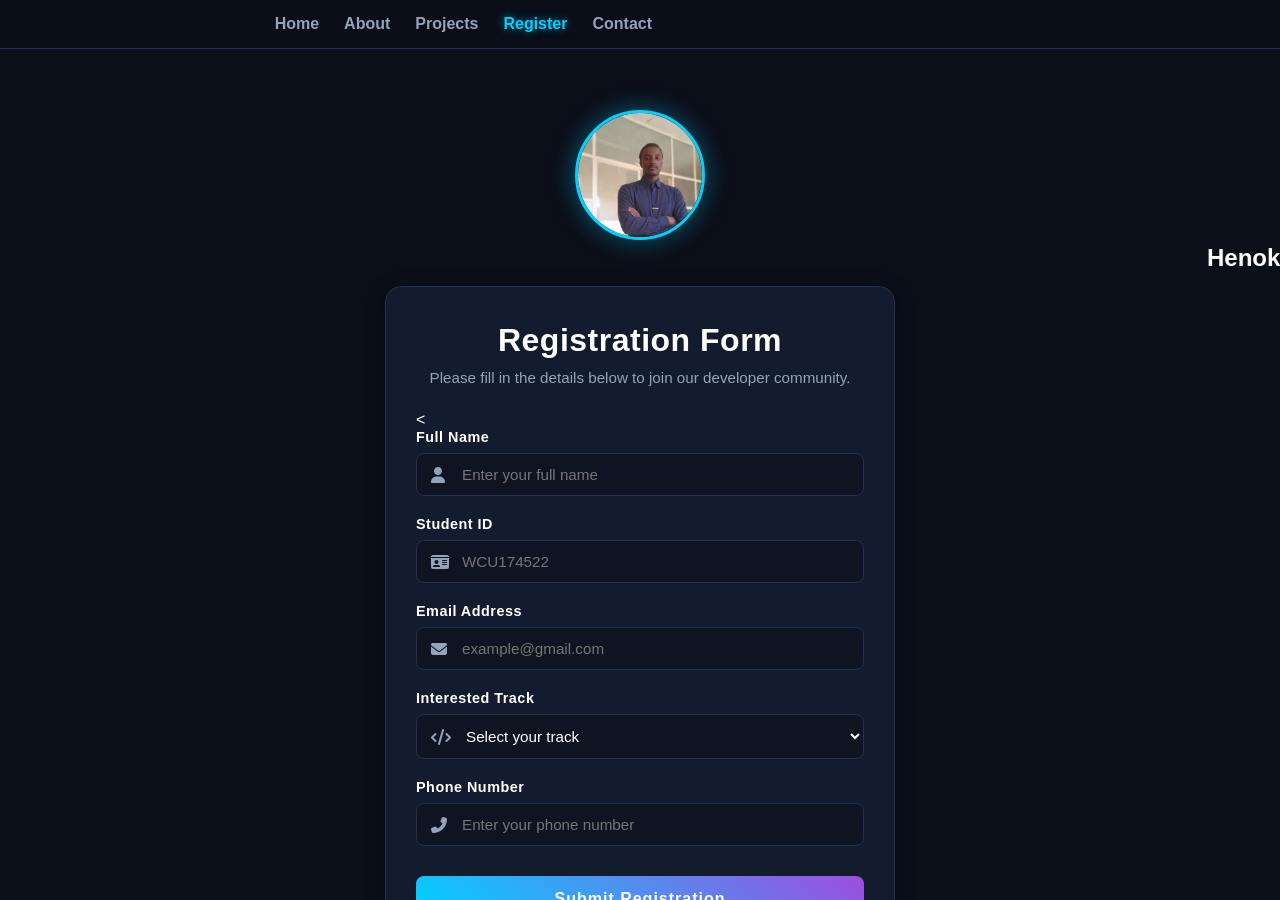
<file: registration.html>
<!DOCTYPE html>
<html >
<head>
    <title>Register | Henok Brihanu</title>
    <link rel="stylesheet" href="https://cdnjs.cloudflare.com/ajax/libs/font-awesome/6.4.0/css/all.min.css">
     <link rel="stylesheet" href="registration.css">
</head>
<body>

    <header>
        <nav>
            
            <ul>
                <li><a href="home.html">Home</a></li>
                <li><a href="about.html">About</a></li>
                <li><a href="projects.html">Projects</a></li>
                <li><a href="registration.html" class="active">Register</a></li>
                <li><a href="contact.html">Contact</a></li>
            </ul>
        </nav>
    </header>

    <div class="scrollable-content">
        
        <!-- Standalone Profile Photo Below Header -->
        <div class="standalone-profile-wrapper">
            <div class="standalone-profile-container">
                <img src="henich.jpg" alt="Henok Brihanu">
            </div>
           <marquee behavior="" direction="center"><div class="logo"><h2>Henok Brihanu</h2></div></marquee> 
        </div>

        <section class="register-section">
            <div class="register-card">
                <h1>Registration Form</h1>
                <p>Please fill in the details below to join our developer community.</p>
                
                <<form action="https://formspree.io/f/mpqnqaon" method="POST" id="regForm" onsubmit="handleSubmit(event)">
                    <div class="form-group">
                        <label for="username">Full Name</label>
                        <div class="input-wrapper">
                            <input type="text" id="username" placeholder="Enter your full name" required>
                            <i class="fas fa-user"></i>
                        </div>
                    </div>

                    <!-- Added Student ID Field -->
                    <div class="form-group">
                        <label for="studentId">Student ID</label>
                        <div class="input-wrapper">
                            <input type="text" id="studentId" placeholder="WCU174522" required>
                            <i class="fas fa-id-card"></i>
                        </div>
                    </div>

                    <div class="form-group">
                        <label for="email">Email Address</label>
                        <div class="input-wrapper">
                            <input type="email" id="email" placeholder="example@gmail.com" required>
                            <i class="fas fa-envelope"></i>
                        </div>
                    </div>

                    <div class="form-group">
                        <label for="track">Interested Track</label>
                        <div class="input-wrapper">
                            <select id="track" required>
                                <option value="" disabled selected>Select your track</option>
                                <option value="frontend">Frontend Web Development</option>
                                <option value="backend">Backend Web Development</option>
                                <option value="fullstack">Full-Stack Development</option>
                                <option value="uiux">UI/UX Design & Content Creation</option>
                            </select>
                            <i class="fas fa-code"></i>
                        </div>
                    </div>

                    <div class="form-group">
                        <label for="phone">Phone Number</label>
                        <div class="input-wrapper">
                            <input type="tel" id="phone" placeholder="Enter your phone number" required>
                            <i class="fas fa-phone-alt"></i>
                        </div>
                    </div>

                    <button type="submit" class="submit-btn">Submit Registration</button>
                </form>
            </div>
        </section>

        <footer>
            <p>&copy; 2026 Henok Brihanu | Wachemo University</p>
        </footer>
    </div>

    <script>
        function handleSubmit(event) {
            event.preventDefault();
            alert("Thank you for registering! Your data has been received successfully.");
            document.getElementById("regForm").reset();
        }
    </script>
</body>
</html>
</file>
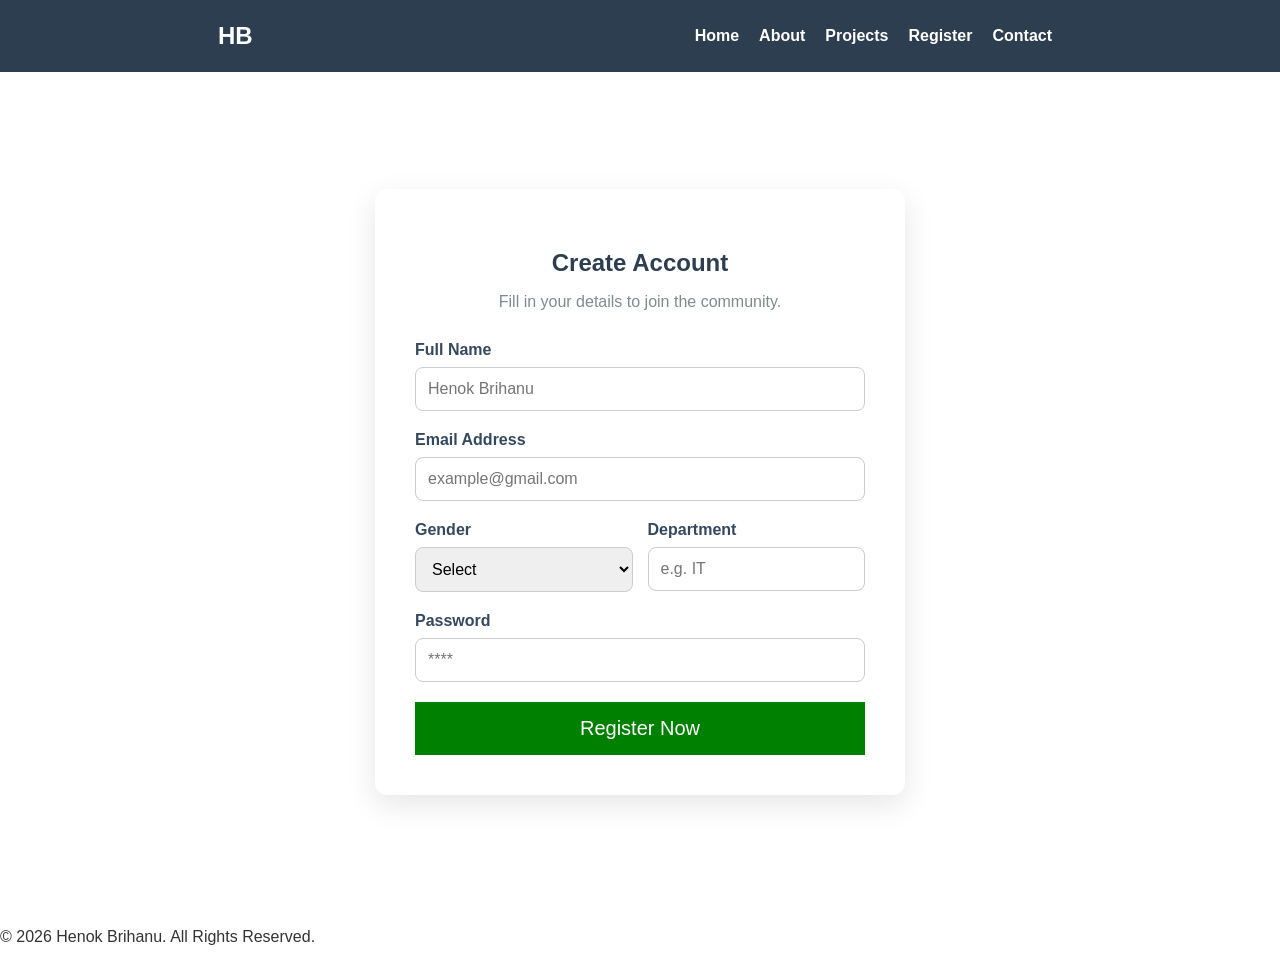
<file: Registration.html>
<!DOCTYPE html>
<html >
<head>
    <title>Registration | Henok Brihanu</title>
    <style>
        body {
            margin: 0;
            font-family: 'Segoe UI', Tahoma, Geneva, Verdana, sans-serif;
            background-color:white;
            color: #333;
        }

        header {
            background: #2c3e50;
            padding: 2px;
            color: white;
        }

        nav {
            display: flex;
            justify-content: space-around;
            align-items: center;
        }

        nav ul {
            list-style: none;
            display: flex;
            margin: 0;
            padding: 0;
        }

        nav ul li {
            margin: 10px;
        }

        nav ul li a {
            color: white;
            text-decoration: none;
            font-weight: bold;
        }

        .reg-section {
            padding: 60px 20px;
            display: flex;
            justify-content: center;
            align-items: center;
            min-height: 80vh;
        }

        .reg-container {
            background: white;
            padding: 40px;
            border-radius: 12px;
            box-shadow: 0 10px 30px rgba(0,0,0,0.1);
            max-width: 450px;
            width: 100%;
        }

        .reg-container h1 {
            text-align: center;
            color: #2c3e50;
            margin-bottom: 10px;
        }

        .reg-container p {
            text-align: center;
            color: #7f8c8d;
            margin-bottom: 30px;
        }

        .form-group {
            margin-bottom: 20px;
        }

        .form-group label {
            display: block;
            margin-bottom: 8px;
            font-weight: bold;
            color: #34495e;
        }

        .form-group input, .form-group select {
            width: 100%;
            padding: 12px;
            border: 1px solid #ccc;
            border-radius: 8px;
            font-size: 1rem;
            box-sizing: border-box;
        }
        .error-msg {
            color: red;
            font-size: 0.85rem;
            margin-top: 5px;
            display: none;
        }

        .form-row {
            display: flex;
            gap: 15px;
        }

        .form-row .form-group {
            flex: 1;
        }

        .reg-btn {
            width: 100%;
            padding: 15px;
            background-color: green;
            color: white;
            border: none;       
            font-size: 20px;
            
        footer {
            text-align: center;
            padding: 20px;
            background: #2c3e50;
            color: white;
            margin-top: 40px;
        }  
    </style>
</head>
<body>

    <header>
        <nav>
            <div class="logo"><h2>HB</h2></div>
            <ul>
                <li><a href="index.html">Home</a></li>
                <li><a href="about.html">About</a></li>
                <li><a href="menu.html">Projects</a></li>
                <li><a href="registration.html">Register</a></li>
                <li><a href="contact.html">Contact</a></li>
            </ul>
        </nav>
    </header>

    <section class="reg-section">
        <div class="reg-container">
            <h1>Create Account</h1>
            <p>Fill in your details to join the community.</p>
            
            <form >
                <div class="form-group">
                    <label>Full Name</label>
                    <input type="text" id="fullName" placeholder="Henok Brihanu" required>
                </div>

                <div class="form-group">
                    <label>Email Address</label>
                    <input type="email" id="email" placeholder="example@gmail.com" required>
                </div>

                <div class="form-row">
                    <div class="form-group">
                        <label>Gender</label>
                        <select id="gender" required>
                            <option value="">Select</option>
                            <option value="male">Male</option>
                            <option value="female">Female</option>
                        </select>
                    </div>
                    <div class="form-group">
                        <label>Department</label>
                        <input type="text" id="dept" placeholder="e.g. IT" required>
                    </div>
                </div>

                <div class="form-group">
                    <label>Password</label>
                    <input type="password" id="password" placeholder="****" required>
                    <div id="passwordError" class="error-msg">Password must be at least 6 characters long!</div>
                </div>

                <button type="submit" class="reg-btn">Register Now</button>
            </form>
        </div>
    </section>

    <footer>
        <p>&copy; 2026 Henok Brihanu. All Rights Reserved.</p>
    </footer>

    <script>
        document.getElementById('regForm').addEventListener('submit', function(event) {
            event.preventDefault();

            const fullName = document.getElementById('fullName').value;
            const password = document.getElementById('password').value;
            const passwordError = document.getElementById('passwordError');

            if (password.length < 6) {
                passwordError.style.display = 'block';
                return; 
            } else {
                passwordError.style.display = 'none';
            }
            alert('Welcome ' + fullName + '! Registration Successful.');
            
            document.getElementById('regForm').reset();
        }
        );
    </script>

</body>
</html>
</file>
<file: home.css>
/* --- Base Theme Setup --- */
:root {
    --bg-dark: #0b0f19;         
    --card-bg: #131c2e;          
    --text-main: #ffffff;
    --text-muted: #94a3b8;
    --accent-blue: #00d2ff;      
    --accent-purple: #9d4edd;    
    --border-color: #22314d;
    --font-family: 'Segoe UI', Tahoma, Geneva, Verdana, sans-serif;
}

* {
    margin: 0;
    padding: 0;
    box-sizing: border-box;
}

body {
    background-color: var(--bg-dark);
    color: var(--text-main);
    font-family: var(--font-family);
    overflow: hidden;
}

/* --- 2. Centered Header Navigation Layout --- */
header {
    background-color: rgba(11, 15, 25, 0.85);
    backdrop-filter: blur(12px);
    border-bottom: 1px solid var(--border-color);
    position: fixed;
    top: 0;
    width: 100%;
    z-index: 1000;
}

nav {
    max-width: 1100px;
    margin: 0 auto;
    padding: 15px 20px;
    display: flex;
    justify-content: space-between;
    align-items: center;
}

nav .logo h2 {
    font-size: 1.4rem;
    font-weight: 800;
    letter-spacing: 1.5px;
    background: linear-gradient(45deg, var(--accent-blue), var(--accent-purple));
    -webkit-background-clip: text;
    -webkit-text-fill-color: transparent;
    flex: 1;
}

/* Center alignment for list items */
nav ul {
    display: flex;
    list-style: none;
    gap: 25px;
    justify-content: center;
    flex: 2; 
}

/* Invisible block to keep the middle layout balanced */
nav::after {
    content: '';
    flex: 1;
    display: block;
}

nav ul li a {
    color: var(--text-muted);
    text-decoration: none;
    font-weight: 600;
    transition: all 0.3s ease;
    white-space: nowrap;
}

nav ul li a:hover, 
nav ul li a.active {
    color: var(--accent-blue);
    text-shadow: 0 0 8px rgba(0, 210, 255, 0.6);
}

/* --- Layout Content --- */
.scrollable-content {
    height: 100vh;
    overflow-y: scroll;
    padding-top: 90px;
    scroll-behavior: smooth;
    display: flex;
    flex-direction: column;
    justify-content: space-between;
    position: relative;
}

/* Canvas background positioning */
#particle-canvas {
    position: absolute;
    top: 0;
    left: 0;
    width: 100%;
    height: 100%;
    z-index: 1;
    pointer-events: none;
}

/* --- Hero Section & 1. Standalone Profile Photo --- */
.hero {
    position: relative;
    z-index: 2;
    text-align: center;
    padding: 40px 20px;
    max-width: 800px;
    margin: 0 auto;
}

.hero-profile-wrapper {
    margin-bottom: 20px;
}

.hero-profile-container {
    display: inline-block;
}

.hero-profile-container img {
    width: 140px;
    height: 140px;
    border-radius: 50%;
    object-fit: cover;
    border: 3px solid var(--accent-blue);
    box-shadow: 0 0 25px rgba(0, 210, 255, 0.4);
    transition: transform 0.4s ease, box-shadow 0.4s ease, border-color 0.4s ease;
}

.hero-profile-container img:hover {
    transform: scale(1.05);
    border-color: var(--accent-purple);
    box-shadow: 0 0 35px rgba(157, 78, 221, 0.6);
}

.hero h1 {
    font-size: 2.8rem;
    margin-bottom: 10px;
    letter-spacing: 1px;
}

.hero p {
    color: var(--text-muted);
    font-size: 1.1rem;
    margin-bottom: 15px;
}

.typing-container {
    font-size: 1.2rem;
    font-weight: 600;
    color: var(--accent-blue);
    margin-bottom: 30px;
}

/* --- Button Styling --- */
.btn-group {
    display: flex;
    justify-content: center;
    gap: 20px;
    margin-bottom: 40px;
}

.btn {
    padding: 12px 28px;
    border-radius: 8px;
    text-decoration: none;
    font-weight: 700;
    font-size: 0.95rem;
    transition: all 0.3s ease;
}

.btn-main {
    background: linear-gradient(45deg, var(--accent-blue), var(--accent-purple));
    color: #ffffff;
    box-shadow: 0 4px 15px rgba(0, 210, 255, 0.3);
}

.btn-main:hover {
    transform: translateY(-2px);
    box-shadow: 0 6px 20px rgba(0, 210, 255, 0.5);
}

.btn-alt {
    background-color: transparent;
    color: var(--accent-blue);
    border: 1px solid var(--accent-blue);
}

.btn-alt:hover {
    background-color: rgba(0, 210, 255, 0.1);
    transform: translateY(-2px);
}

/* --- Stats Styling --- */
.stats {
    display: flex;
    justify-content: center;
    gap: 50px;
    margin-top: 20px;
}

.stat-item h3 {
    font-size: 2.2rem;
    color: #ffffff;
    margin-bottom: 5px;
}

.stat-item span {
    color: var(--text-muted);
    font-size: 0.9rem;
}

/* --- Footer Styling --- */
footer {
    text-align: center;
    padding: 25px;
    color: var(--text-muted);
    border-top: 1px solid var(--border-color);
    font-size: 0.9rem;
    z-index: 2;
    background-color: var(--bg-dark);
}

/* --- Mobile Responsive Layout --- */
@media (max-width: 768px) {
    nav {
        flex-direction: column;
        gap: 12px;
    }
    nav::after {
        display: none;
    }
    .scrollable-content {
        padding-top: 140px;
    }
    .hero h1 {
        font-size: 2.2rem;
    }
    .stats {
        gap: 30px;
    }
}
</file>
<file: about.css>
#particle-canvas {
            position: absolute;
            top: 0;
            left: 0;
            width: 100%;
            height: 100%;
            z-index: 1;
            pointer-events: none;
        }
        
        /* Centered Header Navigation Layout */
        header {
            position: fixed;
            top: 0;
            width: 100%;
            z-index: 1000;
        }

        nav {
            max-width: 1100px;
            margin: 0 auto;
            padding: 15px 20px;
            display: flex;
            justify-content: space-between;
            align-items: center;
        }

        nav .logo h2 {
            font-size: 1.4rem;
            font-weight: 800;
            letter-spacing: 1.5px;
            flex: 1;
        }

        /* Centering the links list */
        nav ul {
            display: flex;
            list-style: none;
            gap: 25px;
            justify-content: center;
            flex: 2; /* Takes the middle section */
        }

        /* Invisible spacer to perfectly balance the left logo */
        nav::after {
            content: '';
            flex: 1;
            display: block;
        }

        nav ul li a {
            text-decoration: none;
            font-weight: 600;
            white-space: nowrap;
        }

        /* Hero Section Layout adjustments */
        .hero {
            position: relative;
            z-index: 2;
            text-align: center;
            padding-top: 40px;
        }

        /* Standalone Profile Photo Structure */
        .hero-profile-wrapper {
            margin-bottom: 20px;
        }

        .hero-profile-container {
            display: inline-block;
        }

        .hero-profile-container img {
            width: 140px;
            height: 140px;
            border-radius: 50%;
            object-fit: cover;
            border: 3px solid #00d2ff;
            box-shadow: 0 0 25px rgba(0, 210, 255, 0.4);
            transition: transform 0.4s ease, box-shadow 0.4s ease, border-color 0.4s ease;
        }

        .hero-profile-container img:hover {
            transform: scale(1.05);
            border-color: #9d4edd;
            box-shadow: 0 0 35px rgba(157, 78, 221, 0.6);
        }

        /* Typing cursor styling */
        .cursor {
            font-weight: bold;
            animation: blink 0.7s infinite;
        }

        @keyframes blink {
            0%, 100% { opacity: 1; }
            50% { opacity: 0; }
        }

        /* Responsive Mobile Layout */
        @media (max-width: 768px) {
            nav {
                flex-direction: column;
                gap: 12px;
            }
            nav::after {
                display: none;
            }
        }
    



        :root {
            --bg-dark: #0b0f19;         
            --card-bg: #131c2e;          
            --text-main: #ffffff;
            --text-muted: #94a3b8;
            --accent-blue: #00d2ff;      
            --accent-purple: #9d4edd;    
            --border-color: #22314d;
            --font-family: 'Segoe UI', Tahoma, Geneva, Verdana, sans-serif;
        }

        * {
            margin: 0;
            padding: 0;
            box-sizing: border-box;
        }

        body {
            background-color: var(--bg-dark);
            color: var(--text-main);
            font-family: var(--font-family);
            overflow: hidden; 
        }

        header {
            background-color: rgba(11, 15, 25, 0.85);
            backdrop-filter: blur(12px);
            border-bottom: 1px solid var(--border-color);
            position: fixed;
            top: 0;
            width: 100%;
            z-index: 1000;
        }

        nav {
            max-width: 1100px;
            margin: 0 auto;
            padding: 15px 20px;
            display: flex;
            justify-content: space-between;
            align-items: center;
        }

        nav .logo {
            font-size: 1.5rem;
            font-weight: 800;
            letter-spacing: 1.5px;
            background: linear-gradient(45deg, var(--accent-blue), var(--accent-purple));
            -webkit-background-clip: text;
            -webkit-text-fill-color: transparent;
        }

        nav ul {
            display: flex;
            list-style: none;
            gap: 25px;
        }

        nav ul li a {
            color: var(--text-muted);
            text-decoration: none;
            font-weight: 600;
            transition: all 0.3s ease;
        }

        nav ul li a:hover, 
        nav ul li a.active {
            color: var(--accent-blue);
            text-shadow: 0 0 8px rgba(0, 210, 255, 0.6);
        }

        .scrollable-content {
            height: 100vh;
            overflow-y: scroll;
            padding-top: 80px; 
            scroll-behavior: smooth;
        }

        .about-container {
            max-width: 1100px;
            margin: 0 auto;
            padding: 20px;
        }

        .profile-wrapper {
            text-align: center;
            margin-top: 25px;
            margin-bottom: 15px;
        }

        .profile-container {
            display: inline-block;
            position: relative;
        }

        .profile-container img {
            width: 135px;
            height: 135px;
            border-radius: 50%;
            object-fit: cover;
            border: 3px solid var(--accent-blue);
            box-shadow: 0 0 25px rgba(0, 210, 255, 0.4);
            transition: transform 0.4s ease, box-shadow 0.4s ease, border-color 0.4s ease;
        }

        .profile-container img:hover {
            transform: scale(1.06);
            border-color: var(--accent-purple);
            box-shadow: 0 0 35px rgba(157, 78, 221, 0.6);
        }

        .profile-header {
            text-align: center;
            margin-bottom: 40px;
        }

        .profile-header h1 {
            font-size: 2.3rem;
            margin-bottom: 8px;
            letter-spacing: 0.5px;
        }

        .profile-header .tagline {
            color: var(--accent-blue);
            font-weight: 600;
            font-size: 1.1rem;
            letter-spacing: 1px;
        }

        .about-grid {
            display: grid;
            grid-template-columns: repeat(auto-fit, minmax(320px, 1fr));
            gap: 25px;
            margin-bottom: 50px;
        }

        .card {
            background-color: var(--card-bg);
            border: 1px solid var(--border-color);
            padding: 30px;
            border-radius: 16px;
            box-shadow: 0 4px 20px rgba(0, 0, 0, 0.2);
            opacity: 0;
            transform: translateY(30px);
            transition: opacity 0.6s ease, transform 0.6s ease, border-color 0.3s ease;
        }

        .card.show {
            opacity: 1;
            transform: translateY(0);
        }

        .card:hover {
            border-color: rgba(0, 210, 255, 0.3);
        }

        .card h2 {
            font-size: 1.35rem;
            margin-bottom: 15px;
            color: #ffffff;
            display: flex;
            align-items: center;
            gap: 12px;
        }

        .card h2 i {
            color: var(--accent-blue);
        }

        .card p {
            color: var(--text-muted);
            line-height: 1.7;
            font-size: 0.98rem;
        }

        .timeline-list {
            list-style: none;
            display: flex;
            flex-direction: column;
            gap: 12px;
        }

        .timeline-list li {
            color: var(--text-muted);
            position: relative;
            padding-left: 20px;
        }

        .timeline-list li::before {
            content: '•';
            color: var(--accent-purple);
            font-weight: bold;
            position: absolute;
            left: 0;
            font-size: 1.2rem;
        }

        .timeline-list strong {
            color: #ffffff;
        }

        footer {
            text-align: center;
            padding: 30px;
            color: var(--text-muted);
            border-top: 1px solid var(--border-color);
            font-size: 0.9rem;
            letter-spacing: 0.5px;
        }

        @media (max-width: 768px) {
            nav {
                flex-direction: column;
                gap: 12px;
            }
            .profile-header h1 {
                font-size: 1.8rem;
            }
            .about-grid {
                grid-template-columns: 1fr;
            }
        }
</file>
<file: contact.css>
:root {
    /* Dynamic variables controlled by JavaScript */
    --bg-dark: #0b0f19;         
    --card-bg: #131c2e;          
    --text-main: #ffffff;
    --text-muted: #94a3b8;
    --accent-blue: #00d2ff;      
    --accent-purple: #9d4edd;    
    --border-color: #22314d;
    --font-family: 'Segoe UI', Tahoma, Geneva, Verdana, sans-serif;
}

* {
    margin: 0;
    padding: 0;
    box-sizing: border-box;
}

body {
    background-color: var(--bg-dark);
    color: var(--text-main);
    font-family: var(--font-family);
    overflow: hidden; 
    /* Smooth transition for theme color changing */
    transition: background-color 0.5s ease;
}

header {
    background-color: rgba(11, 15, 25, 0.85);
    backdrop-filter: blur(12px);
    border-bottom: 1px solid var(--border-color);
    position: fixed;
    top: 0;
    width: 100%;
    z-index: 1000;
}

nav {
    max-width: 1100px;
    margin: 0 auto;
    padding: 15px 20px;
    display: flex;
    justify-content: space-between;
    align-items: center;
}
/* Update only this portion in contact.css to center the header links */
nav {
    max-width: 1100px;
    margin: 0 auto;
    padding: 15px 20px;
    display: flex;
    justify-content: space-between;
    align-items: center;
}

nav .logo h2 {
    font-size: 1.4rem;
    font-weight: 800;
    letter-spacing: 1.5px;
    background: linear-gradient(45deg, var(--accent-blue), var(--accent-purple));
    -webkit-background-clip: text;
    -webkit-text-fill-color: transparent;
    flex: 1;
}

nav ul {
    display: flex;
    list-style: none;
    gap: 25px;
    justify-content: center;
    flex: 2;
}

nav::after {
    content: '';
    flex: 1;
    display: block;
}

nav ul li a {
    color: var(--text-muted);
    text-decoration: none;
    font-weight: 600;
    transition: all 0.3s ease;
    white-space: nowrap;
}

@media (max-width: 768px) {
    nav {
        flex-direction: column;
        gap: 12px;
    }
    nav::after {
        display: none;
    }
}

.scrollable-content {
    height: 100vh;
    overflow-y: scroll;
    padding-top: 90px; 
    scroll-behavior: smooth;
    display: flex;
    flex-direction: column;
    justify-content: space-between;
}

/* 1. Standalone Profile Photo Layout Below Header */
.standalone-profile-wrapper {
    text-align: center;
    margin-top: 20px;
    margin-bottom: -10px;
}

.standalone-profile-container {
    display: inline-block;
}

.standalone-profile-container img {
    width: 130px;
    height: 130px;
    border-radius: 50%;
    object-fit: cover;
    border: 3px solid var(--accent-blue);
    box-shadow: 0 0 25px rgba(0, 210, 255, 0.4);
    transition: transform 0.4s ease, box-shadow 0.4s ease, border-color 0.5s ease;
}

.standalone-profile-container img:hover {
    transform: scale(1.05);
    border-color: var(--accent-purple);
    box-shadow: 0 0 35px rgba(157, 78, 221, 0.6);
}

.contact-section {
    max-width: 600px;
    width: 100%;
    margin: 20px auto;
    padding: 0 20px;
}

.contact-card {
    background-color: var(--card-bg);
    border: 1px solid var(--border-color);
    padding: 35px 30px;
    border-radius: 16px;
    box-shadow: 0 4px 20px rgba(0, 0, 0, 0.3);
    text-align: center;
    transition: background-color 0.5s ease, border-color 0.5s ease;
}

.contact-card h1 {
    font-size: 2.2rem;
    margin-bottom: 10px;
    letter-spacing: 0.5px;
}

.contact-card p {
    color: var(--text-muted);
    margin-bottom: 30px;
    font-size: 1rem;
}

.social-column {
    display: flex;
    flex-direction: column;
    gap: 15px;
    margin-bottom: 30px;
}

.social-link-btn {
    display: flex;
    align-items: center;
    gap: 15px;
    padding: 14px 20px;
    border-radius: 10px;
    color: #ffffff;
    text-decoration: none;
    font-weight: 600;
    font-size: 1rem;
    transition: transform 0.3s ease, box-shadow 0.3s ease, background 0.3s ease;
}

.social-link-btn i {
    font-size: 1.3rem;
    width: 25px;
    text-align: center;
}

.social-link-btn:hover {
    transform: translateY(-3px);
}

/* Social Buttons Custom Colors */
.telegram {
    background: linear-gradient(135deg, #0088cc, #00a2ff);
    box-shadow: 0 4px 15px rgba(0, 136, 204, 0.3);
}
.telegram:hover {
    box-shadow: 0 6px 20px rgba(0, 136, 204, 0.6);
}

.instagram {
    background: linear-gradient(135deg, #833ab4, #fd1d1d, #fcb045);
    box-shadow: 0 4px 15px rgba(253, 29, 29, 0.3);
}
.instagram:hover {
    box-shadow: 0 6px 20px rgba(253, 29, 29, 0.6);
}

.facebook {
    background: linear-gradient(135deg, #1877f2, #3b5998);
    box-shadow: 0 4px 15px rgba(24, 119, 242, 0.3);
}
.facebook:hover {
    box-shadow: 0 6px 20px rgba(24, 119, 242, 0.6);
}

.tiktok {
    background: linear-gradient(135deg, #000000, #25f4ee, #fe0979);
    box-shadow: 0 4px 15px rgba(37, 244, 238, 0.2);
    border: 1px solid #222;
}
.tiktok:hover {
    box-shadow: 0 6px 20px rgba(254, 9, 121, 0.5);
}

.email {
    background: linear-gradient(135deg, #ea4335, #c5221f);
    box-shadow: 0 4px 15px rgba(234, 67, 53, 0.3);
}
.email:hover {
    box-shadow: 0 6px 20px rgba(234, 67, 53, 0.6);
}

.info-footer {
    border-top: 1px solid var(--border-color);
    padding-top: 20px;
    margin-top: 20px;
    display: flex;
    flex-direction: column;
    gap: 10px;
    align-items: center;
}

.info-footer p {
    margin: 0;
    color: var(--text-muted);
    font-size: 0.95rem;
    display: flex;
    align-items: center;
    gap: 10px;
}

.info-footer p i {
    color: var(--accent-blue);
    transition: color 0.5s ease;
}

#toast {
    position: fixed;
    bottom: 30px;
    left: 50%;
    transform: translateX(-50%) translateY(100px);
    background-color: var(--accent-blue);
    color: #0b0f19;
    padding: 12px 24px;
    border-radius: 8px;
    font-weight: 700;
    font-size: 0.95rem;
    box-shadow: 0 5px 15px rgba(0, 210, 255, 0.3);
    opacity: 0;
    transition: transform 0.4s cubic-bezier(0.175, 0.885, 0.32, 1.275), opacity 0.3s ease, background-color 0.5s ease;
    z-index: 2000;
}

#toast.show {
    transform: translateX(-50%) translateY(0);
    opacity: 1;
}

footer {
    text-align: center;
    padding: 30px;
    color: var(--text-muted);
    border-top: 1px solid var(--border-color);
    font-size: 0.9rem;
    letter-spacing: 0.5px;
    background-color: #0b0f19;
}

@media (max-width: 768px) {
    nav {
        flex-direction: column;
        gap: 12px;
    }
    .scrollable-content {
        padding-top: 130px;
    }
    .contact-card {
        padding: 30px 20px;
    }
    .contact-card h1 {
        font-size: 1.8rem;
    }
}
</file>
<file: projects.css>
:root {
    --bg-dark: #0b0f19;         
    --card-bg: #131c2e;          
    --text-main: #ffffff;
    --text-muted: #94a3b8;
    
    --accent-blue: #00d2ff;      
    --accent-purple: #9d4edd;    
    --accent-green: #390099;     
    --btn-success: #10b981;    
    --btn-add: #ff007f;          
    
    --border-color: #22314d;
    --font-family: 'Segoe UI', Tahoma, Geneva, Verdana, sans-serif;
}

* {
    margin: 0;
    padding: 0;
    box-sizing: border-box;
}

body {
    background-color: var(--bg-dark);
    color: var(--text-main);
    font-family: var(--font-family);
    line-height: 1.6;
    padding-bottom: 60px;
}

h2 {
    font-size: 1.8rem;
    margin-bottom: 1.5rem;
    position: relative;
    display: inline-block;
    color: #fff;
    text-shadow: 0 0 10px rgba(0, 210, 255, 0.2);
}

h2::after {
    content: '';
    position: absolute;
    left: 0;
    bottom: -6px;
    width: 50px;
    height: 4px;
    background: linear-gradient(90deg, var(--accent-blue), var(--btn-add));
    border-radius: 2px;
}

section {
    max-width: 1100px;
    margin: 40px auto;
    padding: 25px;
    background: rgba(19, 28, 46, 0.4);
    border-radius: 16px;
    border: 1px solid rgba(34, 49, 77, 0.5);
    backdrop-filter: blur(8px);
}

/* ==========================================
   2. HEADER & NAV BAR (Photo Removed)
   ========================================== */
header {
    background-color: rgba(11, 15, 25, 0.85);
    backdrop-filter: blur(12px);
    position: sticky;
    top: 0;
    z-index: 1000;
    border-bottom: 1px solid var(--border-color);
}

nav {
    max-width: 1100px;
    margin: 0 auto;
    padding: 15px 20px;
    display: flex;
    justify-content: space-between;
    align-items: center;
}

nav .logo {
    font-size: 1.5rem;
    font-weight: 800;
    letter-spacing: 1.5px;
    background: linear-gradient(45deg, var(--accent-blue), #a855f7);
    -webkit-background-clip: text;
    -webkit-text-fill-color: transparent;
}

nav ul {
    display: flex;
    list-style: none;
    gap: 25px;
    align-items: center;
}

nav ul li a {
    color: var(--text-muted);
    text-decoration: none;
    font-weight: 600;
    transition: all 0.3s ease;
}

nav ul li a:hover, 
nav ul li a.active {
    color: var(--accent-blue);
    text-shadow: 0 0 8px rgba(0, 210, 255, 0.6);
}

/* ==========================================
   NEW: PROFILE SECTION (Centered Below Header)
   ========================================== */
.profile-section {
    text-align: center;
    padding: 30px;
    margin-top: 30px;
}

.profile-container img {
    width: 130px;
    height: 130px;
    border-radius: 50%;
    object-fit: cover;
    border: 3px solid var(--accent-blue);
    box-shadow: 0 0 25px rgba(0, 210, 255, 0.5);
    transition: transform 0.4s ease, box-shadow 0.4s ease;
}

.profile-container img:hover {
    transform: scale(1.05);
    box-shadow: 0 0 35px rgba(157, 78, 221, 0.7);
    border-color: var(--accent-purple);
}

/* ==========================================
   3. SKILLS GRID SECTION 
   ========================================== */
.skills-grid {
    display: grid;
    grid-template-columns: repeat(auto-fit, minmax(240px, 1fr));
    gap: 25px;
    margin-top: 20px;
}

.skill-item {
    background-color: var(--card-bg);
    padding: 22px;
    border-radius: 12px;
    border: 1px solid var(--border-color);
    box-shadow: 0 4px 20px rgba(0,0,0,0.15);
    transition: transform 0.3s ease, border-color 0.3s ease;
}

.skill-item:hover {
    transform: translateY(-4px);
    border-color: rgba(0, 210, 255, 0.4);
}

.skill-info {
    display: flex;
    justify-content: space-between;
    font-weight: 600;
    margin-bottom: 12px;
    letter-spacing: 0.5px;
}

.progress-bar {
    background-color: #0b101d;
    height: 10px;
    border-radius: 5px;
    overflow: hidden;
}

.skill-item:nth-child(1) .progress { background: linear-gradient(90deg, #f59e0b, #ef4444); } 
.skill-item:nth-child(2) .progress { background: linear-gradient(90deg, #3b82f6, #06b6d4); } 
.skill-item:nth-child(3) .progress { background: linear-gradient(90deg, #10b981, #6366f1); } 
.skill-item:nth-child(4) .progress { background: linear-gradient(90deg, #ec4899, #f43f5e); } 

.progress {
    height: 100%;
    width: 0%;
    border-radius: 5px;
    box-shadow: 0 0 10px rgba(255, 255, 255, 0.15);
    transition: width 1.5s cubic-bezier(0.1, 1, 0.1, 1);
}

.add-project-section {
    background-color: var(--card-bg);
    border-radius: 14px;
    border: 1px solid var(--border-color);
}

#projectForm {
    display: grid;
    grid-template-columns: repeat(auto-fit, minmax(220px, 1fr));
    gap: 20px;
    align-items: flex-end;
    margin-top: 15px;
}

.form-group {
    display: flex;
    flex-direction: column;
    gap: 8px;
}

.form-group label {
    font-size: 0.9rem;
    color: #a3b3cc;
    font-weight: 600;
}

.form-group input, 
.form-group select {
    background-color: #0b101d;
    border: 1px solid var(--border-color);
    color: var(--text-main);
    padding: 12px;
    border-radius: 8px;
    font-size: 0.95rem;
    outline: none;
    transition: all 0.3s ease;
}

.form-group input:focus, 
.form-group select:focus {
    border-color: var(--accent-blue);
    box-shadow: 0 0 8px rgba(0, 210, 255, 0.3);
}

.submit-btn {
    background: linear-gradient(135deg, var(--btn-add), #bc00dd);
    color: #ffffff;
    font-weight: 700;
    border: none;
    padding: 12px 20px;
    border-radius: 8px;
    cursor: pointer;
    font-size: 0.95rem;
    height: 48px;
    letter-spacing: 0.5px;
    box-shadow: 0 4px 15px rgba(255, 0, 127, 0.3);
    transition: all 0.3s ease;
}

.submit-btn:hover {
    transform: translateY(-2px);
    box-shadow: 0 6px 20px rgba(255, 0, 127, 0.5);
}

.filter-container {
    display: flex;
    gap: 12px;
    margin: 25px 0;
    flex-wrap: wrap;
}

.filter-btn {
    background-color: #10192c;
    color: #a3b3cc;
    border: 1px solid var(--border-color);
    padding: 9px 20px;
    border-radius: 25px;
    cursor: pointer;
    font-weight: 600;
    transition: all 0.3s ease;
}

.filter-btn:hover {
    border-color: var(--accent-blue);
    color: var(--accent-blue);
}

.filter-btn.active {
    background: linear-gradient(45deg, var(--accent-blue), var(--accent-purple));
    color: #ffffff;
    border-color: transparent;
    box-shadow: 0 4px 12px rgba(0, 210, 255, 0.3);
}

.project-grid {
    display: flex;
    flex-direction: column;
    gap: 18px;
}

.project-card {
    background-color: var(--card-bg);
    border: 1px solid var(--border-color);
    border-radius: 12px;
    padding: 20px 25px;
    display: flex;
    justify-content: space-between;
    align-items: center;
    box-shadow: 0 4px 15px rgba(0,0,0,0.1);
    transition: all 0.4s cubic-bezier(0.4, 0, 0.2, 1);
}

.project-card:hover {
    border-color: rgba(142, 68, 173, 0.4);
    box-shadow: 0 6px 25px rgba(0, 0, 0, 0.25);
    transform: translateX(4px);
}

.card-left {
    display: flex;
    align-items: center;
    gap: 20px;
}

.card-icon {
    width: 50px;
    height: 50px;
    background-color: rgba(0, 210, 255, 0.1);
    color: var(--accent-blue);
    border-radius: 10px;
    display: flex;
    justify-content: center;
    align-items: center;
    font-size: 1.4rem;
    box-shadow: inset 0 0 10px rgba(0, 210, 255, 0.05);
}

.card-info h3 {
    font-size: 1.15rem;
    font-weight: 600;
    color: #ffffff;
    letter-spacing: 0.3px;
}

.card-right {
    display: flex;
    align-items: center;
    gap: 18px;
}

.download-btn {
    background-color: transparent;
    color: var(--btn-success);
    border: 1.5px solid var(--btn-success);
    text-decoration: none;
    padding: 9px 18px;
    border-radius: 8px;
    font-size: 0.9rem;
    font-weight: 600;
    display: flex;
    align-items: center;
    gap: 8px;
    transition: all 0.3s ease;
}

.download-btn:hover {
    background-color: var(--btn-success);
    color: #ffffff;
    box-shadow: 0 0 12px rgba(16, 185, 129, 0.4);
}

.category-tag {
    background-color: rgba(157, 78, 221, 0.15);
    color: #c77dff;
    padding: 5px 14px;
    border-radius: 6px;
    font-size: 0.75rem;
    font-weight: 700;
    text-transform: uppercase;
    letter-spacing: 0.8px;
    border: 1px solid rgba(157, 78, 221, 0.2);
}

footer {
    text-align: center;
    padding: 35px;
    color: var(--text-muted);
    border-top: 1px solid var(--border-color);
    margin-top: 60px;
    font-size: 0.95rem;
    letter-spacing: 1px;
}

@media (max-width: 768px) {
    nav {
        flex-direction: column;
        gap: 18px;
    }
    
    #projectForm {
        grid-template-columns: 1fr;
    }
    
    .project-card {
        flex-direction: column;
        align-items: flex-start;
        gap: 18px;
    }
    
    .card-right {
        width: 100%;
        justify-content: space-between;
    }
}
</file>
<file: registration.css>
:root {
            --bg-dark: #0b0f19;         
            --card-bg: #131c2e;          
            --text-main: #ffffff;
            --text-muted: #94a3b8;
            --accent-blue: #00d2ff;      
            --accent-purple: #9d4edd;    
            --border-color: #22314d;
            --font-family: 'Segoe UI', Tahoma, Geneva, Verdana, sans-serif;
        }

        * {
            margin: 0;
            padding: 0;
            box-sizing: border-box;
        }

        body {
            background-color: var(--bg-dark);
            color: var(--text-main);
            font-family: var(--font-family);
            overflow: hidden; 
        }

        header {
            background-color: rgba(11, 15, 25, 0.85);
            backdrop-filter: blur(12px);
            border-bottom: 1px solid var(--border-color);
            position: fixed;
            top: 0;
            width: 100%;
            z-index: 1000;
        }

        /* Centered Header Navigation Layout */
        nav {
            max-width: 1100px;
            margin: 0 auto;
            padding: 15px 20px;
            display: flex;
            justify-content: space-between;
            align-items: center;
        }

        nav .logo h2 {
            font-size: 1.4rem;
            font-weight: 800;
            letter-spacing: 1.5px;
            background: linear-gradient(45deg, var(--accent-blue), var(--accent-purple));
            -webkit-background-clip: text;
            -webkit-text-fill-color: transparent;
            flex: 1;
        }

        /* Centering the navigation links list */
        nav ul {
            display: flex;
            list-style: none;
            gap: 25px;
            justify-content: center;
            flex: 2; /* Takes up the middle space to center align */
        }

        /* Invisible spacer to perfectly balance the logo on the left */
        nav::after {
            content: '';
            flex: 1;
            display: block;
        }

        nav ul li a {
            color: var(--text-muted);
            text-decoration: none;
            font-weight: 600;
            transition: all 0.3s ease;
            white-space: nowrap;
        }

        nav ul li a:hover, 
        nav ul li a.active {
            color: var(--accent-blue);
            text-shadow: 0 0 8px rgba(0, 210, 255, 0.6);
        }

        .scrollable-content {
            height: 100vh;
            overflow-y: scroll;
            padding-top: 90px; 
            scroll-behavior: smooth;
            display: flex;
            flex-direction: column;
            justify-content: space-between;
        }

        /* Standalone Profile Photo Layout Below Header */
        .standalone-profile-wrapper {
            text-align: center;
            margin-top: 20px;
            margin-bottom: -10px;
        }

        .standalone-profile-container {
            display: inline-block;
        }

        .standalone-profile-container img {
            width: 130px;
            height: 130px;
            border-radius: 50%;
            object-fit: cover;
            border: 3px solid var(--accent-blue);
            box-shadow: 0 0 25px rgba(0, 210, 255, 0.4);
            transition: transform 0.4s ease, box-shadow 0.4s ease, border-color 0.5s ease;
        }

        .standalone-profile-container img:hover {
            transform: scale(1.05);
            border-color: var(--accent-purple);
            box-shadow: 0 0 35px rgba(157, 78, 221, 0.6);
        }

        .register-section {
            max-width: 550px;
            width: 100%;
            margin: 20px auto;
            padding: 0 20px;
        }

        .register-card {
            background-color: var(--card-bg);
            border: 1px solid var(--border-color);
            padding: 35px 30px;
            border-radius: 16px;
            box-shadow: 0 4px 20px rgba(0, 0, 0, 0.3);
        }

        .register-card h1 {
            font-size: 2rem;
            margin-bottom: 10px;
            letter-spacing: 0.5px;
            text-align: center;
        }

        .register-card p {
            color: var(--text-muted);
            margin-bottom: 25px;
            font-size: 0.95rem;
            text-align: center;
        }

        /* Form Styling */
        .form-group {
            margin-bottom: 20px;
        }

        .form-group label {
            display: block;
            color: var(--text-main);
            margin-bottom: 8px;
            font-size: 0.9rem;
            font-weight: 600;
            letter-spacing: 0.5px;
        }

        .input-wrapper {
            position: relative;
        }

        .input-wrapper i {
            position: absolute;
            left: 15px;
            top: 50%;
            transform: translateY(-50%);
            color: var(--text-muted);
            font-size: 1rem;
            transition: color 0.3s ease;
        }

        .input-wrapper input,
        .input-wrapper select {
            width: 100%;
            padding: 12px 15px 12px 45px;
            background-color: rgba(11, 15, 25, 0.6);
            border: 1px solid var(--border-color);
            border-radius: 8px;
            color: #ffffff;
            font-size: 0.95rem;
            outline: none;
            transition: border-color 0.3s ease, box-shadow 0.3s ease;
        }

        .input-wrapper input:focus,
        .input-wrapper select:focus {
            border-color: var(--accent-blue);
            box-shadow: 0 0 10px rgba(0, 210, 255, 0.2);
        }

        .input-wrapper input:focus + i,
        .input-wrapper select:focus + i {
            color: var(--accent-blue);
        }

        .submit-btn {
            width: 100%;
            padding: 14px;
            background: linear-gradient(45deg, var(--accent-blue), var(--accent-purple));
            border: none;
            border-radius: 8px;
            color: #ffffff;
            font-size: 1rem;
            font-weight: 700;
            cursor: pointer;
            letter-spacing: 1px;
            transition: transform 0.2s ease, box-shadow 0.3s ease;
            margin-top: 10px;
        }

        .submit-btn:hover {
            transform: translateY(-2px);
            box-shadow: 0 5px 15px rgba(0, 210, 255, 0.4);
        }

        .submit-btn:active {
            transform: translateY(0);
        }

        footer {
            text-align: center;
            padding: 30px;
            color: var(--text-muted);
            border-top: 1px solid var(--border-color);
            font-size: 0.9rem;
            letter-spacing: 0.5px;
            background-color: var(--bg-dark);
            margin-top: 20px;
        }

        @media (max-width: 768px) {
            nav {
                flex-direction: column;
                gap: 12px;
            }
            nav::after {
                display: none;
            }
            .scrollable-content {
                padding-top: 130px;
            }
            .register-card {
                padding: 30px 20px;
            }
            .register-card h1 {
                font-size: 1.7rem;
            }
        }
</file>
